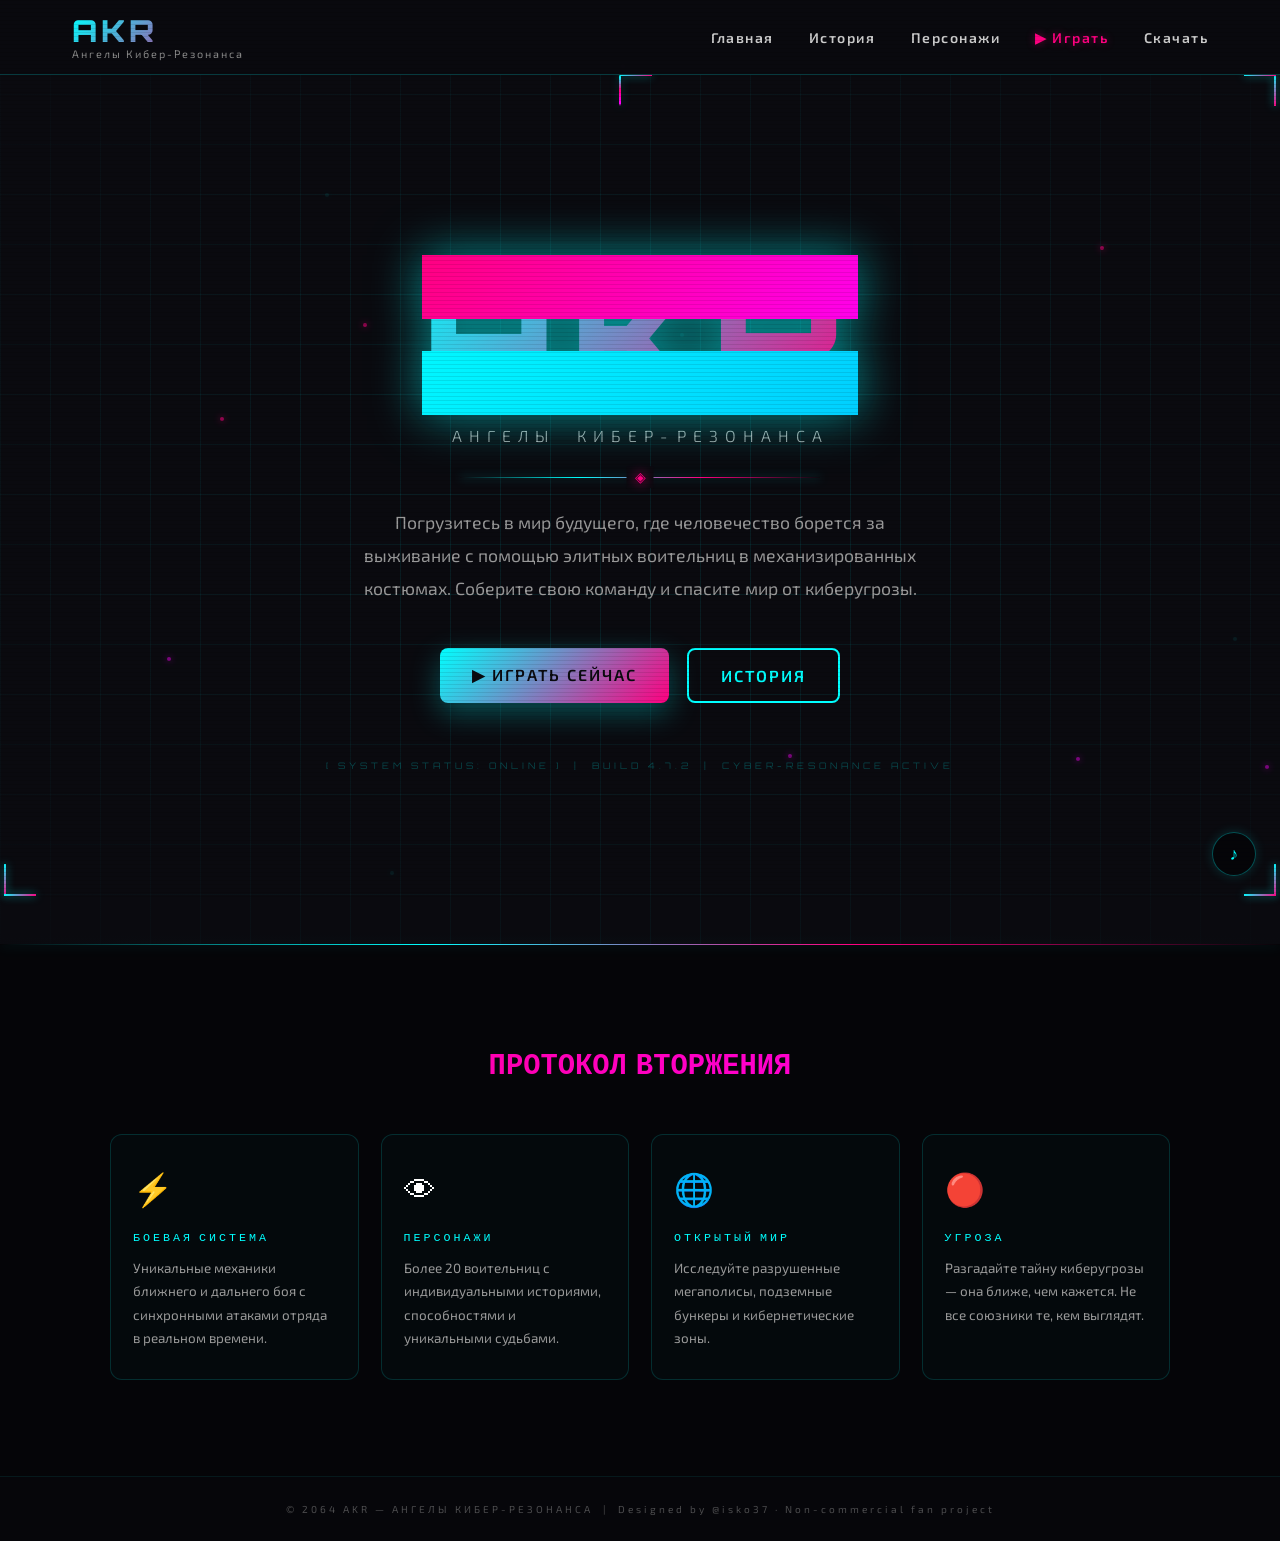
<file: index.html>
<!DOCTYPE html>
<html lang="ru">
<head>
<meta charset="UTF-8">
<meta name="viewport" content="width=device-width, initial-scale=1.0">
<title>AKR — Ангелы Кибер-Резонанса</title>
<link href="https://fonts.googleapis.com/css2?family=Orbitron:wght@400;700;900&family=Exo+2:wght@300;400;600;700&family=Share+Tech+Mono&display=swap" rel="stylesheet">
<style>
*{margin:0;padding:0;box-sizing:border-box;}
html{scroll-behavior:smooth;}
body{font-family:'Exo 2',sans-serif;background:#0a0a0f;color:#fff;overflow-x:hidden;line-height:1.6;}
:root{
  --c:#00ffff;--p:#ff0080;--a:#ff00ff;
  --bg:#0a0a0f;--bg2:#050508;
  --gp:linear-gradient(135deg,#00ffff,#ff0080);
  --gs:linear-gradient(135deg,#ff0080,#ff00ff);
}

body::before{content:'';position:fixed;inset:0;background:repeating-linear-gradient(0deg,transparent,transparent 3px,rgba(0,0,0,.09) 3px,rgba(0,0,0,.09) 4px);pointer-events:none;z-index:9100;}

#rF{position:fixed;inset:0;background:#ff0033;opacity:0;pointer-events:none;z-index:9998;transition:opacity .05s;}
#cF{position:fixed;inset:0;opacity:0;pointer-events:none;z-index:9997;transition:opacity .05s;}
#frz{position:fixed;inset:0;pointer-events:none;z-index:9996;opacity:0;}
#frz.on{opacity:1;animation:frzA .07s steps(1) infinite;}
@keyframes frzA{0%{clip-path:inset(0 0 0 0);filter:brightness(.88) contrast(1.1);}25%{clip-path:inset(20% 0 55% 0);filter:brightness(1.05);}50%{clip-path:inset(0 0 0 0);filter:brightness(.9);}75%{clip-path:inset(50% 0 15% 0);filter:brightness(1.02);}100%{clip-path:inset(0 0 0 0);filter:brightness(.88);}}
.gb{position:fixed;left:0;width:100%;height:4px;background:linear-gradient(90deg,transparent,rgba(0,255,255,.22),rgba(255,0,128,.16),transparent);pointer-events:none;opacity:0;z-index:8990;}
.co{position:fixed;width:44px;height:44px;pointer-events:none;z-index:300;}
.co::before,.co::after{content:'';position:absolute;background:var(--gp);box-shadow:0 0 8px rgba(0,255,255,.6);}
.co.tl{top:74px;left:4px;}.co.tl::before{top:0;left:0;width:2px;height:32px;}.co.tl::after{top:0;left:0;height:2px;width:32px;}
.co.tr{top:74px;right:4px;}.co.tr::before{top:0;right:0;width:2px;height:32px;}.co.tr::after{top:0;right:0;height:2px;width:32px;}
.co.bl{bottom:4px;left:4px;}.co.bl::before{bottom:0;left:0;width:2px;height:32px;}.co.bl::after{bottom:0;left:0;height:2px;width:32px;}
.co.br{bottom:4px;right:4px;}.co.br::before{bottom:0;right:0;width:2px;height:32px;}.co.br::after{bottom:0;right:0;height:2px;width:32px;}

.navbar{position:fixed;top:0;width:100%;background:rgba(10,10,15,.97);backdrop-filter:blur(14px);z-index:1000;border-bottom:1px solid rgba(0,255,255,.2);transform:translateY(-110%);animation:navIn .8s cubic-bezier(.22,1,.36,1) .1s forwards;}
@keyframes navIn{to{transform:translateY(0);}}
.nav-wrap{display:flex;justify-content:space-between;align-items:center;padding:.9rem 2rem;max-width:1200px;margin:0 auto;}
.nav-logo{text-decoration:none;display:flex;flex-direction:column;line-height:1.1;cursor:pointer;}
.logo-akr{font-family:'Orbitron',monospace;font-size:1.9rem;font-weight:900;background:var(--gp);-webkit-background-clip:text;-webkit-text-fill-color:transparent;background-clip:text;letter-spacing:4px;animation:logoPulse 3s ease-in-out infinite;}
@keyframes logoPulse{0%,100%{filter:drop-shadow(0 0 5px rgba(0,255,255,.5));}50%{filter:drop-shadow(0 0 16px rgba(0,255,255,.9)) drop-shadow(0 0 28px rgba(255,0,128,.4));}}
.logo-sub{font-size:.68rem;color:#888;letter-spacing:2px;font-family:'Exo 2',sans-serif;}
.nav-menu{display:flex;list-style:none;gap:2.2rem;align-items:center;}
.nav-menu li{opacity:0;transform:translateY(-14px);animation:liDrop .5s cubic-bezier(.22,1,.36,1) forwards;}
.nav-menu li:nth-child(1){animation-delay:.5s;}.nav-menu li:nth-child(2){animation-delay:.6s;}.nav-menu li:nth-child(3){animation-delay:.7s;}.nav-menu li:nth-child(4){animation-delay:.8s;}.nav-menu li:nth-child(5){animation-delay:.9s;}
@keyframes liDrop{to{opacity:1;transform:translateY(0);}}
.nav-link{font-family:'Exo 2',sans-serif;font-size:.88rem;font-weight:600;letter-spacing:1.5px;color:#ccc;text-decoration:none;position:relative;padding:4px 0;transition:color .25s;cursor:pointer;background:none;border:none;}
.nav-link::after{content:'';position:absolute;bottom:0;left:50%;right:50%;height:2px;background:var(--gp);box-shadow:0 0 8px rgba(0,255,255,.5);transition:left .28s ease,right .28s ease;border-radius:1px;}
.nav-link:hover,.nav-link.active{color:var(--c);text-shadow:0 0 10px rgba(0,255,255,.5);}
.nav-link:hover::after,.nav-link.active::after{left:0;right:0;}
.hbg{display:none;flex-direction:column;justify-content:center;gap:5px;cursor:pointer;background:none;border:none;padding:5px;width:36px;height:36px;}
.hbg span{display:block;height:2px;border-radius:2px;background:linear-gradient(90deg,var(--c),var(--p));box-shadow:0 0 5px rgba(0,255,255,.4);transition:transform .3s ease,opacity .3s ease,width .3s ease;}
.hbg span:nth-child(1){width:26px;}.hbg span:nth-child(2){width:20px;}.hbg span:nth-child(3){width:26px;}
.hbg.open span:nth-child(1){transform:translateY(7px) rotate(45deg);width:26px;}
.hbg.open span:nth-child(2){opacity:0;width:0;}
.hbg.open span:nth-child(3){transform:translateY(-7px) rotate(-45deg);width:26px;}
@media(max-width:768px){
  .hbg{display:flex;}
  .nav-menu{display:none;flex-direction:column;gap:0;position:absolute;top:100%;left:0;width:100%;background:rgba(5,5,8,.98);border-bottom:1px solid rgba(0,255,255,.12);}
  .nav-menu.open{display:flex;animation:mobIn .32s cubic-bezier(.22,1,.36,1);}
  @keyframes mobIn{from{opacity:0;transform:translateY(-8px);}to{opacity:1;transform:translateY(0);}}
  .nav-menu li{opacity:1!important;transform:none!important;animation:none!important;}
  .nav-menu li a,.nav-menu li button{display:block;padding:.85rem 2rem;border-bottom:1px solid rgba(0,255,255,.07);color:#ccc;width:100%;text-align:left;}
  .nav-menu li a:hover,.nav-menu li button:hover{color:var(--c);background:rgba(0,255,255,.04);}
}

.music-btn{position:fixed;bottom:24px;right:24px;z-index:9600;width:44px;height:44px;border-radius:50%;background:rgba(5,5,8,.9);border:1px solid rgba(0,255,255,.3);color:var(--c);font-size:1.1rem;cursor:pointer;display:flex;align-items:center;justify-content:center;transition:border-color .2s,box-shadow .2s;box-shadow:0 0 12px rgba(0,255,255,.15);}
.music-btn:hover{border-color:var(--c);box-shadow:0 0 20px rgba(0,255,255,.35);}
.music-btn.playing{border-color:var(--p);animation:musicPl 1.5s ease-in-out infinite;}
@keyframes musicPl{0%,100%{box-shadow:0 0 16px rgba(255,0,128,.4);}50%{box-shadow:0 0 28px rgba(255,0,128,.7);}}

.msg{position:fixed;width:auto;max-width:220px;min-width:120px;background:rgba(4,4,10,.95);border-radius:12px;padding:10px 14px 8px;font-family:'Exo 2',sans-serif;pointer-events:none;z-index:9500;opacity:0;transform:scale(.8) translateY(12px);transition:opacity .3s cubic-bezier(.22,1,.36,1),transform .3s cubic-bezier(.22,1,.36,1);}
.msg.show{opacity:1;transform:scale(1) translateY(0);}
.msg.tr{border:1px solid rgba(255,0,50,.5);box-shadow:0 0 20px rgba(255,0,50,.15);}
.msg.to{border:1px solid rgba(255,100,0,.5);box-shadow:0 0 20px rgba(255,100,0,.15);}
.msg.tp{border:1px solid rgba(150,0,255,.5);box-shadow:0 0 20px rgba(150,0,255,.15);}
.mh{display:flex;align-items:center;gap:6px;margin-bottom:4px;}
.mdot{width:6px;height:6px;border-radius:50%;flex-shrink:0;}
.mlbl{font-family:'Orbitron',monospace;font-size:.48rem;letter-spacing:2px;color:rgba(180,180,180,.38);}
.mbody{color:#fff;font-weight:700;font-size:.88rem;letter-spacing:.3px;white-space:nowrap;}
.mts{display:block;text-align:right;font-size:.52rem;letter-spacing:1px;color:rgba(180,180,180,.25);margin-top:4px;}
.pbl{bottom:72px;left:18px;}.pbr{bottom:72px;right:18px;}.ptl{top:80px;left:18px;}.ptr{top:80px;right:18px;}
.pbl::after,.pbr::after,.ptl::before,.ptr::before{content:'';position:absolute;border-style:solid;}
.pbl::after{bottom:-7px;left:14px;border-width:7px 6px 0 0;border-color:rgba(4,4,10,.95) transparent transparent transparent;}
.pbr::after{bottom:-7px;right:14px;border-width:7px 0 0 6px;border-color:rgba(4,4,10,.95) transparent transparent transparent;}
.ptl::before{top:-7px;left:14px;border-width:0 6px 7px 0;border-color:transparent rgba(4,4,10,.95) transparent transparent;transform:scaleX(-1);}
.ptr::before{top:-7px;right:14px;border-width:0 0 7px 6px;border-color:transparent transparent rgba(4,4,10,.95) transparent;}

#transOverlay{
  position:fixed;inset:0;z-index:9999;pointer-events:none;
  display:flex;align-items:center;justify-content:center;
  opacity:0;
}
#transOverlay.entering{pointer-events:all;animation:portalIn .5s cubic-bezier(.4,0,.2,1) forwards;}
#transOverlay.leaving{pointer-events:all;animation:portalOut .45s cubic-bezier(.4,0,.2,1) forwards;}

@keyframes portalIn{
  0%  {opacity:0;background:radial-gradient(circle at center,rgba(0,255,255,0) 0%,rgba(0,0,0,0) 100%);}
  30% {opacity:1;background:radial-gradient(circle at center,rgba(0,255,255,.35) 0%,rgba(0,0,0,.85) 60%,rgba(0,0,0,.95) 100%);}
  60% {opacity:1;background:radial-gradient(circle at center,rgba(255,0,128,.2) 0%,rgba(0,0,0,.98) 50%,rgba(0,0,0,1) 100%);}
  100%{opacity:1;background:rgba(0,0,0,1);}
}
@keyframes portalOut{
  0%  {opacity:1;background:rgba(0,0,0,1);}
  50% {opacity:1;background:radial-gradient(circle at center,rgba(0,255,255,.3) 0%,rgba(0,0,0,.9) 60%);}
  100%{opacity:0;background:radial-gradient(circle at center,rgba(0,255,255,0) 0%,rgba(0,0,0,0) 100%);}
}

#transRing{
  position:absolute;
  width:0;height:0;
  border-radius:50%;
  border:2px solid transparent;
  pointer-events:none;
}
#transOverlay.entering #transRing{
  animation:ringExpand .5s cubic-bezier(.4,0,.2,1) forwards;
}
@keyframes ringExpand{
  0%  {width:0;height:0;border-color:rgba(0,255,255,.9);box-shadow:0 0 0 rgba(0,255,255,0),inset 0 0 0 rgba(0,255,255,0);opacity:1;}
  50% {width:220px;height:220px;border-color:rgba(0,255,255,.7);box-shadow:0 0 60px rgba(0,255,255,.4),inset 0 0 40px rgba(0,255,255,.15);opacity:.8;}
  100%{width:2000px;height:2000px;border-color:rgba(0,255,255,0);box-shadow:none;opacity:0;}
}

#transOverlay.leaving #transRing{
  animation:ringShrink .45s cubic-bezier(.4,0,.2,1) forwards;
}
@keyframes ringShrink{
  0%  {width:2000px;height:2000px;border-color:rgba(0,255,255,0);opacity:0;}
  50% {width:300px;height:300px;border-color:rgba(255,0,128,.6);box-shadow:0 0 50px rgba(255,0,128,.3);opacity:.9;}
  100%{width:0;height:0;border-color:rgba(255,0,128,.9);opacity:1;}
}

.page{display:none;}
.page.active{display:block;}
.page.fade-in{animation:pageFadeIn .35s ease forwards;}
@keyframes pageFadeIn{from{opacity:0;transform:scale(.98);}to{opacity:1;transform:scale(1);}}

/* ═══ INDEX PAGE ═══ */
.hero{min-height:100vh;display:flex;align-items:center;justify-content:center;flex-direction:column;text-align:center;position:relative;overflow:hidden;padding:120px 20px 80px;background:var(--bg);}
.cyber-grid{position:absolute;inset:0;background-image:linear-gradient(rgba(0,255,255,.08) 1px,transparent 1px),linear-gradient(90deg,rgba(0,255,255,.08) 1px,transparent 1px);background-size:50px 50px;animation:gridMove 20s linear infinite;}
@keyframes gridMove{0%{transform:translate(0,0);}100%{transform:translate(50px,50px);}}
.hero-vig{position:absolute;inset:0;background:radial-gradient(ellipse at center,transparent 25%,rgba(10,10,15,.55) 70%,rgba(10,10,15,.97) 100%);pointer-events:none;z-index:1;}
.hero-ptcl{position:absolute;inset:0;pointer-events:none;z-index:1;}
.p-dot{position:absolute;width:4px;height:4px;border-radius:50%;animation:pFloat linear infinite;}
@keyframes pFloat{0%,100%{transform:translateY(0) scale(1);opacity:.7;}50%{transform:translateY(-24px) scale(1.4);opacity:1;}}
.hero-inner{position:relative;z-index:2;display:flex;flex-direction:column;align-items:center;}
.gt-wrap{position:relative;margin-bottom:8px;}
.gt{font-family:'Orbitron',monospace;font-size:clamp(5rem,13vw,10rem);font-weight:900;background:var(--gp);-webkit-background-clip:text;-webkit-text-fill-color:transparent;background-clip:text;letter-spacing:14px;line-height:1;display:block;position:relative;filter:drop-shadow(0 0 25px rgba(0,255,255,.55));animation:gPulse 4s ease-in-out infinite,gJitter 7s 2s infinite;}
.gt::before,.gt::after{content:'AKR';position:absolute;top:0;left:0;width:100%;font-family:'Orbitron',monospace;font-size:inherit;font-weight:900;letter-spacing:14px;-webkit-text-fill-color:transparent;background-clip:text;-webkit-background-clip:text;}
.gt::before{background:var(--gs);clip-path:polygon(0 0,100% 0,100% 40%,0 40%);animation:gLayA 7s 2s infinite;}
.gt::after{background:linear-gradient(135deg,#00ffff,#00cfff);clip-path:polygon(0 60%,100% 60%,100% 100%,0 100%);animation:gLayB 7s 2.1s infinite;}
@keyframes gPulse{0%,100%{filter:drop-shadow(0 0 25px rgba(0,255,255,.55));}50%{filter:drop-shadow(0 0 45px rgba(0,255,255,.9)) drop-shadow(0 0 70px rgba(255,0,128,.35));}}
@keyframes gJitter{0%,87%,100%{transform:none;}88%{transform:skewX(-4deg) translateX(5px);}89%{transform:skewX(3deg) translateX(-4px);}90%{transform:none;}92%{transform:skewX(-2deg) translateX(3px);}93%{transform:none;}}
@keyframes gLayA{0%,86%,100%{opacity:0;transform:none;}87%{opacity:.85;transform:translateX(-8px) skewX(-3deg);}88%{opacity:.5;transform:translateX(5px);}89%{opacity:0;}91%{opacity:.35;transform:translateX(-4px);}92%{opacity:0;}}
@keyframes gLayB{0%,85%,100%{opacity:0;transform:none;}86%{opacity:.8;transform:translateX(7px) skewX(2deg);}87%{opacity:.45;transform:translateX(-5px);}88%{opacity:0;}90%{opacity:.3;transform:translateX(4px);}91%{opacity:0;}}
.hero-sub{font-family:'Exo 2',sans-serif;font-size:clamp(.7rem,2vw,1rem);font-weight:300;letter-spacing:7px;color:#aaa;text-transform:uppercase;margin-bottom:28px;animation:subGl 8s 3s infinite;}
@keyframes subGl{0%,93%,100%{opacity:.75;transform:none;}94%{opacity:.3;transform:translateX(-5px);filter:blur(1px);}95%{opacity:.9;transform:translateX(4px);}96%{opacity:.6;}97%{opacity:.75;filter:none;}}
.ndiv{width:min(360px,80vw);height:1px;background:linear-gradient(90deg,transparent,var(--c),var(--p),transparent);margin:0 auto 28px;box-shadow:0 0 10px rgba(0,255,255,.5);position:relative;}
.ndiv::before{content:'◈';position:absolute;left:50%;top:50%;transform:translate(-50%,-50%);color:var(--p);font-size:.85rem;text-shadow:0 0 12px var(--p);background:#0a0a0f;padding:0 8px;}
.hero-desc{font-size:clamp(.9rem,1.5vw,1.1rem);line-height:1.9;color:#999;max-width:560px;margin:0 auto 42px;}
.hero-btns{display:flex;gap:18px;flex-wrap:wrap;justify-content:center;margin-bottom:56px;}
.btn{font-family:'Exo 2',sans-serif;padding:1rem 2rem;border:none;border-radius:8px;font-size:1rem;font-weight:600;cursor:pointer;transition:all .3s;text-transform:uppercase;letter-spacing:2px;text-decoration:none;display:inline-block;}
.btn-p{background:var(--gp);color:#0a0a0f;box-shadow:0 10px 30px rgba(0,255,255,.3);}
.btn-p:hover{transform:translateY(-3px);box-shadow:0 16px 40px rgba(0,255,255,.5);}
.btn-s{background:transparent;color:var(--c);border:2px solid var(--c);}
.btn-s:hover{background:var(--c);color:#0a0a0f;}
.hero-status{font-family:'Orbitron',monospace;font-size:.56rem;letter-spacing:4px;color:rgba(0,255,255,.25);animation:stBl 3.5s ease-in-out infinite;}
@keyframes stBl{0%,100%{opacity:1;}49%{opacity:1;}50%{opacity:.04;}51%{opacity:1;}}
.feats{padding:6rem 0;background:var(--bg2);position:relative;}
.feats::before{content:'';position:absolute;top:0;left:0;right:0;height:1px;background:linear-gradient(90deg,transparent,var(--c),var(--p),transparent);box-shadow:0 0 12px rgba(0,255,255,.35);}
.sec-title{font-family:'Orbitron',monospace;font-size:clamp(1.2rem,3vw,1.8rem);text-align:center;margin-bottom:48px;background:var(--gs);-webkit-background-clip:text;-webkit-text-fill-color:transparent;background-clip:text;}
.fgrid{display:grid;grid-template-columns:repeat(auto-fit,minmax(230px,1fr));gap:22px;max-width:1100px;margin:0 auto;padding:0 20px;}
.fcard{border:1px solid rgba(0,255,255,.15);background:rgba(0,255,255,.02);padding:28px 22px;border-radius:12px;position:relative;overflow:hidden;transition:border-color .3s,box-shadow .3s,transform .3s;}
.fcard::before{content:'';position:absolute;top:0;left:0;right:0;height:2px;background:var(--gp);transform:scaleX(0);transition:transform .35s;}
.fcard:hover{border-color:rgba(0,255,255,.38);box-shadow:0 10px 30px rgba(0,255,255,.13);transform:translateY(-4px);}
.fcard:hover::before{transform:scaleX(1);}
.ficon{font-size:2rem;margin-bottom:14px;display:block;}
.fttl{font-family:'Orbitron',monospace;font-size:.73rem;letter-spacing:3px;text-transform:uppercase;color:var(--c);margin-bottom:10px;}
.ftxt{font-size:.84rem;line-height:1.75;color:#999;}

/* ═══ HISTORY PAGE ═══ */
.phero{min-height:42vh;display:flex;align-items:center;justify-content:center;flex-direction:column;text-align:center;position:relative;overflow:hidden;padding:130px 20px 56px;}
.cygrid{position:absolute;inset:0;background-image:linear-gradient(rgba(0,255,255,.07) 1px,transparent 1px),linear-gradient(90deg,rgba(0,255,255,.07) 1px,transparent 1px);background-size:50px 50px;animation:gridMove 20s linear infinite;}
.pvig{position:absolute;inset:0;background:radial-gradient(ellipse at center,transparent 20%,rgba(10,10,15,.6) 70%,rgba(10,10,15,.98) 100%);z-index:1;}
.phin{position:relative;z-index:2;display:flex;flex-direction:column;align-items:center;}
.plbl{font-family:'Orbitron',monospace;font-size:.65rem;letter-spacing:6px;color:var(--p);text-transform:uppercase;margin-bottom:14px;text-shadow:0 0 12px var(--p);animation:lbPl 3s ease-in-out infinite;}
@keyframes lbPl{0%,100%{opacity:1;}49%{opacity:1;}50%{opacity:.1;}51%{opacity:1;}}
.ptitl{font-family:'Orbitron',monospace;font-size:clamp(2.5rem,7vw,5rem);font-weight:900;background:var(--gp);-webkit-background-clip:text;-webkit-text-fill-color:transparent;background-clip:text;letter-spacing:8px;line-height:1.1;filter:drop-shadow(0 0 18px rgba(0,255,255,.45));animation:phGl 8s 1s infinite;}
@keyframes phGl{0%,90%,100%{transform:none;}91%{transform:skewX(-3deg) translateX(4px);}92%{transform:skewX(2deg) translateX(-3px);}93%{transform:none;}}
.psub{font-size:clamp(.75rem,1.5vw,.9rem);letter-spacing:4px;color:#999;margin-top:12px;text-transform:uppercase;}
.ndiv2{width:min(360px,80vw);height:1px;background:linear-gradient(90deg,transparent,var(--c),var(--p),transparent);margin:24px auto 0;box-shadow:0 0 10px rgba(0,255,255,.5);position:relative;}
.ndiv2::before{content:'◈';position:absolute;left:50%;top:50%;transform:translate(-50%,-50%);color:var(--p);font-size:.85rem;text-shadow:0 0 12px var(--p);background:#0a0a0f;padding:0 8px;}
.hsec{padding:5rem 0 7rem;background:#0a0a0f;position:relative;}
.hsec::before{content:'';position:absolute;top:0;left:0;right:0;height:1px;background:linear-gradient(90deg,transparent,var(--c),var(--p),transparent);box-shadow:0 0 12px rgba(0,255,255,.25);}
.tl{position:relative;max-width:960px;margin:0 auto;padding:0 24px;}
.tl::before{content:'';position:absolute;left:50%;top:0;bottom:0;width:2px;background:linear-gradient(180deg,transparent,#00ffff 8%,#ff0080 50%,#ff00ff 92%,transparent);transform:translateX(-50%);box-shadow:0 0 10px rgba(0,255,255,.25);}
.tli{display:grid;grid-template-columns:1fr 80px 1fr;align-items:start;margin-bottom:5rem;opacity:0;transform:translateY(28px);transition:opacity .55s ease,transform .55s ease;}
.tli.vis{opacity:1;transform:translateY(0);}
.tli:nth-child(odd) .tlc{grid-column:1;text-align:right;padding-right:32px;}
.tli:nth-child(odd) .tly{grid-column:2;}.tli:nth-child(odd) .tle{grid-column:3;}
.tli:nth-child(even) .tle{grid-column:1;}.tli:nth-child(even) .tly{grid-column:2;}
.tli:nth-child(even) .tlc{grid-column:3;text-align:left;padding-left:32px;}
.tly{display:flex;flex-direction:column;align-items:center;position:relative;z-index:2;padding-top:4px;}
.tldot{width:18px;height:18px;border-radius:50%;background:#0a0a0f;border:2px solid var(--c);box-shadow:0 0 14px rgba(0,255,255,.65),0 0 28px rgba(0,255,255,.25);margin-bottom:6px;flex-shrink:0;animation:dotPl 2.5s ease-in-out infinite;}
.tldot.red{border-color:var(--p);box-shadow:0 0 14px rgba(255,0,128,.75),0 0 28px rgba(255,0,128,.25);}
@keyframes dotPl{0%,100%{box-shadow:0 0 14px rgba(0,255,255,.65),0 0 28px rgba(0,255,255,.25);}50%{box-shadow:0 0 20px rgba(255,0,128,.75),0 0 40px rgba(255,0,128,.25);border-color:var(--p);}}
.tlyr{font-family:'Orbitron',monospace;font-size:.88rem;font-weight:700;background:var(--gs);-webkit-background-clip:text;-webkit-text-fill-color:transparent;background-clip:text;letter-spacing:2px;}
.tlcard{background:rgba(0,255,255,.025);border:1px solid rgba(0,255,255,.13);border-radius:14px;padding:24px 26px;position:relative;overflow:hidden;transition:border-color .3s,box-shadow .3s;}
.tlcard.red{border-color:rgba(255,0,128,.22);}
.tlcard::before{content:'';position:absolute;top:0;left:0;right:0;height:2px;background:var(--gp);transform:scaleX(0);transition:transform .35s;}
.tlcard:hover{border-color:rgba(0,255,255,.35);box-shadow:0 8px 28px rgba(0,255,255,.1);}
.tlcard:hover::before{transform:scaleX(1);}
.tli:nth-child(odd) .tlcard{border-right:2px solid rgba(0,255,255,.18);}
.tli:nth-child(even) .tlcard{border-left:2px solid rgba(0,255,255,.18);}
.tltag{font-family:'Orbitron',monospace;font-size:.53rem;letter-spacing:4px;color:var(--p);text-transform:uppercase;margin-bottom:10px;display:inline-block;}
.tltag.acc{color:var(--a);}
.tlttl{font-family:'Orbitron',monospace;font-size:clamp(.88rem,2vw,1.1rem);font-weight:700;color:var(--c);margin-bottom:12px;letter-spacing:1px;}
.tlttl.red{color:var(--p);}
.tltxt{font-size:.86rem;line-height:1.85;color:#999;}
.tltxt.long{max-height:110px;overflow:hidden;mask-image:linear-gradient(180deg,#000 55%,transparent 100%);-webkit-mask-image:linear-gradient(180deg,#000 55%,transparent 100%);transition:max-height .5s,mask-image .5s,-webkit-mask-image .5s;}
.tltxt.long.exp{max-height:1000px;mask-image:none;-webkit-mask-image:none;}
.rmb{margin-top:12px;font-family:'Orbitron',monospace;font-size:.58rem;letter-spacing:3px;color:var(--c);background:transparent;border:1px solid rgba(0,255,255,.25);padding:5px 12px;border-radius:6px;cursor:pointer;transition:background .2s;text-transform:uppercase;}
.rmb:hover{background:rgba(0,255,255,.08);}
.tlfinal{text-align:center;padding:46px 20px;border:1px solid rgba(0,255,255,.18);border-radius:14px;background:rgba(0,255,255,.02);max-width:580px;margin:0 auto;opacity:0;transform:translateY(28px);transition:opacity .6s ease,transform .6s ease;}
.tlfinal.vis{opacity:1;transform:translateY(0);}
.tflbl{font-family:'Orbitron',monospace;font-size:.58rem;letter-spacing:5px;color:var(--p);margin-bottom:12px;display:block;}
.tfttl{font-family:'Orbitron',monospace;font-size:clamp(1.1rem,3vw,1.7rem);font-weight:900;margin-bottom:16px;background:var(--gp);-webkit-background-clip:text;-webkit-text-fill-color:transparent;background-clip:text;letter-spacing:3px;}
.tftxt{font-size:.92rem;line-height:1.8;color:#999;max-width:460px;margin:0 auto 26px;}
@media(max-width:700px){
  .tl::before{left:20px;}
  .tli{grid-template-columns:40px 1fr;}
  .tli:nth-child(odd) .tlc,.tli:nth-child(even) .tlc{grid-column:2;grid-row:1;text-align:left;padding-left:18px;padding-right:0;}
  .tli:nth-child(odd) .tly,.tli:nth-child(even) .tly{grid-column:1;grid-row:1;}
  .tli .tle{display:none;}
  .tli:nth-child(odd) .tlcard,.tli:nth-child(even) .tlcard{border-left:2px solid rgba(0,255,255,.18);border-right:none;}
}

/* ═══ CHARACTERS PAGE ═══ */
.csec{padding:5rem 0 7rem;background:#0a0a0f;position:relative;}
.csec::before{content:'';position:absolute;top:0;left:0;right:0;height:1px;background:linear-gradient(90deg,transparent,var(--c),var(--p),transparent);box-shadow:0 0 12px rgba(0,255,255,.25);}
.cgrid{display:grid;grid-template-columns:repeat(auto-fill,minmax(300px,1fr));gap:26px;max-width:1100px;margin:0 auto;padding:0 22px;}
.ccard{position:relative;background:rgba(0,0,0,.45);border:1px solid rgba(0,255,255,.13);border-radius:16px;overflow:hidden;cursor:pointer;opacity:0;transform:translateY(26px);transition:opacity .5s ease,transform .5s ease,border-color .3s,box-shadow .3s;}
.ccard.vis{opacity:1;transform:translateY(0);}
.ccard:hover{border-color:rgba(0,255,255,.42);box-shadow:0 0 36px rgba(0,255,255,.1),0 14px 36px rgba(0,0,0,.35);}
.ccard::before{content:'';position:absolute;top:0;left:0;right:0;height:2px;transform:scaleX(0);transition:transform .38s ease;z-index:2;}
.ccard:hover::before{transform:scaleX(1);}
.ccard::after{content:'';position:absolute;left:0;right:0;height:2px;background:linear-gradient(90deg,transparent,rgba(0,255,255,.3),transparent);opacity:0;z-index:10;pointer-events:none;}
.ccard:hover::after{animation:scanL 1.5s ease-in-out infinite;}
@keyframes scanL{0%{top:-4%;opacity:.8;}100%{top:104%;opacity:0;}}

.dossier-tl{display:flex;flex-direction:column;gap:16px;margin-top:6px;}
.dossier-item{display:flex;gap:14px;align-items:flex-start;position:relative;padding-left:20px;}
.dossier-item::before{content:'';position:absolute;left:6px;top:6px;width:8px;height:8px;border-radius:50%;flex-shrink:0;background:var(--c);box-shadow:0 0 8px rgba(0,255,255,.6);}
.dossier-item:not(:last-child)::after{content:'';position:absolute;left:9px;top:18px;width:2px;bottom:-10px;background:linear-gradient(180deg,rgba(0,255,255,.3),transparent);}
.dossier-year{font-family:'Orbitron',monospace;font-size:.65rem;letter-spacing:2px;color:var(--p);flex-shrink:0;padding-top:1px;min-width:38px;}
.dossier-body{}
.dossier-title{font-family:'Orbitron',monospace;font-size:.72rem;color:var(--c);margin-bottom:4px;letter-spacing:1px;}
.dossier-text{font-size:.82rem;line-height:1.7;color:#999;}

.tl-soon{opacity:0;transform:translateY(28px);transition:opacity .55s ease,transform .55s ease;}
.tl-soon.vis{opacity:1;transform:translateY(0);}
.tlcard-soon{background:rgba(255,0,128,.025);border:1px dashed rgba(255,0,128,.2);border-radius:14px;padding:24px 26px;position:relative;display:flex;align-items:center;justify-content:center;gap:14px;min-height:80px;}
.soon-label{font-family:'Orbitron',monospace;font-size:.7rem;letter-spacing:5px;color:rgba(255,0,128,.4);text-transform:uppercase;animation:soonBl 2.5s ease-in-out infinite;}
@keyframes soonBl{0%,100%{opacity:.4;}50%{opacity:.8;}}
.cav{height:200px;position:relative;overflow:hidden;display:flex;align-items:center;justify-content:center;background:rgba(0,0,0,.65);}
.cinitial{font-family:'Orbitron',monospace;font-size:5.5rem;font-weight:900;opacity:.16;position:relative;z-index:1;transition:opacity .3s,transform .3s;user-select:none;}
.ccard:hover .cinitial{opacity:.28;transform:scale(1.07);}
.crole{position:absolute;top:12px;right:12px;z-index:3;font-family:'Orbitron',monospace;font-size:.5rem;letter-spacing:3px;padding:4px 10px;border-radius:20px;background:rgba(0,0,0,.75);text-transform:uppercase;}
.cbody{padding:20px 22px 22px;}
.cname{font-family:'Orbitron',monospace;font-size:clamp(.88rem,2vw,1.05rem);font-weight:900;letter-spacing:2px;margin-bottom:3px;color:#fff;}
.ctitle{font-size:.7rem;letter-spacing:3px;color:#888;text-transform:uppercase;margin-bottom:14px;font-family:'Orbitron',monospace;}
.cability{font-size:.72rem;letter-spacing:1px;color:rgba(0,255,255,.5);margin-bottom:14px;font-family:'Orbitron',monospace;text-transform:uppercase;}
.cstats{display:flex;flex-direction:column;gap:7px;margin-bottom:16px;}
.srow{display:flex;align-items:center;gap:9px;}
.slbl{font-family:'Orbitron',monospace;font-size:.52rem;letter-spacing:2px;color:#777;width:75px;flex-shrink:0;text-transform:uppercase;}
.sbar{flex:1;height:3px;background:rgba(255,255,255,.06);border-radius:2px;overflow:hidden;}
.sfill{height:100%;border-radius:2px;width:0;transition:width 1s cubic-bezier(.22,1,.36,1);}
.sval{font-family:'Orbitron',monospace;font-size:.58rem;color:var(--c);width:26px;text-align:right;flex-shrink:0;}
.cdesc{font-size:.82rem;line-height:1.7;color:#888;margin-bottom:16px;}
.ccard-soon{cursor:default;border-color:rgba(255,255,255,.07)!important;background:rgba(255,255,255,.02)!important;}
.ccard-soon:hover{border-color:rgba(255,255,255,.12)!important;box-shadow:none!important;transform:none!important;}
.ccard-soon::before{display:none!important;}
.ccard-soon::after{display:none!important;}
.cav-soon{height:200px;display:flex;align-items:center;justify-content:center;background:rgba(0,0,0,.4);}
.soon-lock{font-family:'Orbitron',monospace;font-size:5rem;font-weight:900;color:rgba(255,255,255,.06);user-select:none;animation:lockPl 3s ease-in-out infinite;}
@keyframes lockPl{0%,100%{color:rgba(255,255,255,.05);}50%{color:rgba(255,255,255,.12);}}
.cname-soon{font-family:'Orbitron',monospace;font-size:1.1rem;font-weight:900;letter-spacing:6px;color:rgba(255,255,255,.15);margin-bottom:4px;}
.soon-badge{font-family:'Orbitron',monospace;font-size:.6rem;letter-spacing:6px;color:rgba(255,0,128,.35);text-transform:uppercase;margin-top:16px;animation:soonBl2 2s ease-in-out infinite;}
@keyframes soonBl2{0%,100%{opacity:.35;}50%{opacity:.7;}}
.cbtn-hint{margin-top:14px;text-align:center;font-family:'Orbitron',monospace;font-size:.55rem;letter-spacing:3px;color:rgba(0,255,255,.35);text-transform:uppercase;transition:color .25s;}
.ccard:hover .cbtn-hint{color:rgba(0,255,255,.7);}
.moverlay{position:fixed;inset:0;background:rgba(0,0,0,.92);backdrop-filter:blur(14px);z-index:5000;opacity:0;pointer-events:none;transition:opacity .28s;display:flex;align-items:center;justify-content:center;padding:18px;}
.moverlay.open{opacity:1;pointer-events:all;}
.modal{background:#050508;border:1px solid rgba(0,255,255,.28);border-radius:18px;max-width:620px;width:100%;max-height:90vh;overflow-y:auto;position:relative;transform:scale(.88) translateY(18px);transition:transform .32s cubic-bezier(.22,1,.36,1);box-shadow:0 0 60px rgba(0,255,255,.12);}
.moverlay.open .modal{transform:scale(1) translateY(0);}
.mtop{position:sticky;top:0;z-index:2;display:flex;justify-content:space-between;align-items:center;padding:16px 22px;background:rgba(5,5,8,.97);border-bottom:1px solid rgba(0,255,255,.13);backdrop-filter:blur(10px);}
.mttl{font-family:'Orbitron',monospace;font-size:clamp(.95rem,3vw,1.3rem);font-weight:900;letter-spacing:3px;}
.mclose{background:transparent;border:1px solid rgba(255,255,255,.12);color:#888;width:34px;height:34px;border-radius:50%;font-size:1rem;cursor:pointer;transition:all .2s;display:flex;align-items:center;justify-content:center;}
.mclose:hover{border-color:var(--p);color:var(--p);transform:rotate(90deg);}
.mbodym{padding:24px 22px;}
.mav{height:140px;border-radius:10px;overflow:hidden;display:flex;align-items:center;justify-content:center;margin-bottom:22px;position:relative;}
.mavini{font-family:'Orbitron',monospace;font-size:6rem;font-weight:900;opacity:.2;user-select:none;}
.mavbadge{font-family:'Orbitron',monospace;font-size:.58rem;letter-spacing:4px;padding:5px 13px;border-radius:20px;background:rgba(0,0,0,.7);border:1px solid rgba(0,255,255,.3);color:var(--c);position:absolute;bottom:10px;}
.mslbl{font-family:'Orbitron',monospace;font-size:.58rem;letter-spacing:5px;color:var(--p);text-transform:uppercase;margin-bottom:10px;display:block;}
.mstats{display:flex;flex-direction:column;gap:9px;margin-bottom:24px;}
.msrow{display:flex;align-items:center;gap:11px;}
.msl{font-family:'Orbitron',monospace;font-size:.58rem;letter-spacing:2px;color:#888;width:88px;flex-shrink:0;text-transform:uppercase;}
.msbar{flex:1;height:5px;background:rgba(255,255,255,.05);border-radius:3px;overflow:hidden;}
.msfill{height:100%;border-radius:3px;width:0;transition:width 1.1s cubic-bezier(.22,1,.36,1);}
.msval{font-family:'Orbitron',monospace;font-size:.62rem;color:var(--c);width:28px;text-align:right;flex-shrink:0;}
.mdivider{height:1px;background:linear-gradient(90deg,transparent,rgba(0,255,255,.25),transparent);margin:18px 0;}
.mbio{font-size:.88rem;line-height:1.85;color:#999;}
.modal::-webkit-scrollbar{width:5px;}.modal::-webkit-scrollbar-track{background:transparent;}.modal::-webkit-scrollbar-thumb{background:var(--gp);border-radius:3px;}
@media(max-width:600px){.cgrid{grid-template-columns:1fr;}}

/* ═══ GAME PAGE ═══ */
.game-page{height:100vh;overflow:hidden;display:flex;flex-direction:column;align-items:center;justify-content:center;padding:80px 20px 20px;position:relative;}
.bg-grid{position:absolute;inset:0;z-index:0;background-image:linear-gradient(rgba(0,255,255,.05) 1px,transparent 1px),linear-gradient(90deg,rgba(0,255,255,.05) 1px,transparent 1px);background-size:50px 50px;animation:gridMove 25s linear infinite;}
.bg-vig{position:absolute;inset:0;z-index:1;background:radial-gradient(ellipse at center,transparent 20%,rgba(10,10,15,.7) 65%,rgba(10,10,15,.99) 100%);}
.gptcl{position:absolute;inset:0;pointer-events:none;z-index:1;}
.gpdot{position:absolute;width:3px;height:3px;border-radius:50%;animation:pFloat linear infinite;}
.game-wrap{position:relative;z-index:2;display:flex;flex-direction:column;align-items:center;width:100%;}
.status-badge{font-family:'Orbitron',monospace;font-size:.6rem;letter-spacing:6px;color:var(--p);text-transform:uppercase;border:1px solid rgba(255,0,128,.35);padding:6px 18px;border-radius:20px;background:rgba(255,0,128,.06);margin-bottom:28px;animation:badgePl 2s ease-in-out infinite;}
@keyframes badgePl{0%,100%{box-shadow:0 0 16px rgba(255,0,128,.12);}50%{box-shadow:0 0 28px rgba(255,0,128,.35);}}
.main-title-wrap{position:relative;margin-bottom:6px;}
.main-title{font-family:'Orbitron',monospace;font-size:clamp(1.8rem,6vw,4.5rem);font-weight:900;background:var(--gp);-webkit-background-clip:text;-webkit-text-fill-color:transparent;background-clip:text;letter-spacing:8px;line-height:1.1;text-align:center;filter:drop-shadow(0 0 18px rgba(0,255,255,.4));animation:mtPulse 4s ease-in-out infinite,mtGlit 6s 1s infinite;}
.main-title::before,.main-title::after{content:'В РАЗРАБОТКЕ';position:absolute;top:0;left:0;width:100%;font-family:'Orbitron',monospace;font-size:inherit;font-weight:900;letter-spacing:8px;-webkit-text-fill-color:transparent;background-clip:text;-webkit-background-clip:text;}
.main-title::before{background:var(--gs);clip-path:polygon(0 0,100% 0,100% 35%,0 35%);animation:glA 6s 1s infinite;}
.main-title::after{background:linear-gradient(135deg,#00ffff,#00cfff);clip-path:polygon(0 65%,100% 65%,100% 100%,0 100%);animation:glB 6s 1.1s infinite;}
@keyframes mtPulse{0%,100%{filter:drop-shadow(0 0 18px rgba(0,255,255,.4));}50%{filter:drop-shadow(0 0 36px rgba(0,255,255,.8)) drop-shadow(0 0 60px rgba(255,0,128,.3));}}
@keyframes mtGlit{0%,88%,100%{transform:none;}89%{transform:skewX(-4deg) translateX(5px);}90%{transform:skewX(3deg) translateX(-4px);}91%{transform:none;}93%{transform:skewX(-2deg) translateX(3px);}94%{transform:none;}}
@keyframes glA{0%,87%,100%{opacity:0;transform:none;}88%{opacity:.85;transform:translateX(-7px) skewX(-3deg);}89%{opacity:.5;}90%{opacity:0;}}
@keyframes glB{0%,86%,100%{opacity:0;transform:none;}87%{opacity:.8;transform:translateX(6px);}88%{opacity:.4;}89%{opacity:0;}}
.main-sub{font-family:'Exo 2',sans-serif;font-size:clamp(.7rem,1.5vw,.9rem);letter-spacing:5px;color:#888;text-transform:uppercase;margin-bottom:28px;text-align:center;}
.gndiv{width:min(400px,85vw);height:1px;background:linear-gradient(90deg,transparent,var(--c),var(--p),transparent);margin:0 auto 24px;box-shadow:0 0 10px rgba(0,255,255,.4);position:relative;}
.gndiv::before{content:'◈';position:absolute;left:50%;top:50%;transform:translate(-50%,-50%);color:var(--p);font-size:.85rem;text-shadow:0 0 12px var(--p);background:#0a0a0f;padding:0 8px;}
.countdown-wrap{display:flex;gap:clamp(12px,3vw,28px);margin-bottom:24px;align-items:center;}
.cd-block{display:flex;flex-direction:column;align-items:center;}
.cd-box{padding:10px 16px;border:1px solid rgba(0,255,255,.15);border-radius:8px;background:rgba(0,255,255,.03);backdrop-filter:blur(4px);}
.cd-num{font-family:'Orbitron',monospace;font-size:clamp(2rem,6vw,4rem);font-weight:900;background:var(--gp);-webkit-background-clip:text;-webkit-text-fill-color:transparent;background-clip:text;line-height:1;filter:drop-shadow(0 0 12px rgba(0,255,255,.5));min-width:2ch;text-align:center;}
.cd-num.tick{animation:numTick .15s ease;}
@keyframes numTick{0%{transform:scale(1.15);}100%{transform:scale(1);}}
.cd-label{font-family:'Orbitron',monospace;font-size:.5rem;letter-spacing:4px;color:#555;text-transform:uppercase;margin-top:6px;}
.cd-sep{font-family:'Orbitron',monospace;font-size:clamp(1.5rem,4vw,2.8rem);color:rgba(0,255,255,.3);margin-bottom:22px;animation:sepBl 1s steps(1) infinite;}
@keyframes sepBl{0%,100%{opacity:1;}50%{opacity:0;}}
.progress-wrap{width:min(480px,85vw);margin-bottom:20px;}
.progress-label{display:flex;justify-content:space-between;font-family:'Orbitron',monospace;font-size:.55rem;letter-spacing:3px;color:#555;margin-bottom:8px;}
.progress-label span{color:var(--c);}
.pbar{height:4px;background:rgba(255,255,255,.06);border-radius:2px;overflow:hidden;position:relative;}
.pfill{height:100%;border-radius:2px;background:var(--gp);box-shadow:0 0 8px rgba(0,255,255,.4);width:0;transition:width 2s cubic-bezier(.22,1,.36,1);}
.pfill::after{content:'';position:absolute;right:0;top:-3px;width:2px;height:10px;background:#fff;animation:cur .8s steps(1) infinite;}
@keyframes cur{0%,100%{opacity:1;}50%{opacity:0;}}
.terminal{width:min(520px,90vw);background:rgba(0,0,0,.6);border:1px solid rgba(0,255,255,.15);border-radius:10px;padding:14px 18px;margin-bottom:22px;backdrop-filter:blur(8px);max-height:120px;overflow:hidden;position:relative;}
.terminal::before{content:'';position:absolute;top:0;left:0;right:0;bottom:0;background:linear-gradient(180deg,transparent 60%,rgba(0,0,0,.8) 100%);pointer-events:none;z-index:1;}
.term-header{display:flex;align-items:center;gap:8px;margin-bottom:10px;}
.term-dot{width:8px;height:8px;border-radius:50%;}
.term-ttl{font-family:'Orbitron',monospace;font-size:.5rem;letter-spacing:3px;color:#555;}
.term-lines{font-family:'Share Tech Mono',monospace;font-size:.72rem;line-height:1.7;}
.term-line{color:#555;display:block;}
.term-line.active{color:rgba(0,255,255,.7);}
.term-line.done{color:rgba(0,255,255,.35);}
.term-line.error{color:rgba(255,0,128,.6);}
.term-cursor{display:inline-block;width:8px;height:1em;background:var(--c);vertical-align:middle;animation:cur .7s steps(1) infinite;margin-left:2px;}
.gbtns{display:flex;gap:14px;flex-wrap:wrap;justify-content:center;}
.btn-ghost{background:transparent;color:#555;border:1px solid rgba(255,255,255,.08);font-size:.75rem;padding:.7rem 1.4rem;}
.btn-ghost:hover{color:#888;border-color:rgba(255,255,255,.2);}

/* ═══ DOWNLOAD PAGE ═══ */
.dl-sec{padding:8rem 0 5rem;background:var(--bg);}
.dl-inner{max-width:700px;margin:0 auto;text-align:center;padding:0 20px;}
.dl-title{font-family:'Orbitron',monospace;font-size:clamp(1.4rem,4vw,2.5rem);font-weight:900;background:var(--gp);-webkit-background-clip:text;-webkit-text-fill-color:transparent;background-clip:text;margin-bottom:16px;letter-spacing:4px;}
.dl-sub{font-size:.9rem;color:#999;margin-bottom:48px;letter-spacing:1px;}
.dl-grid{display:flex;gap:20px;flex-wrap:wrap;justify-content:center;}
.dl-btn{display:flex;align-items:center;gap:14px;padding:20px 28px;background:rgba(0,255,255,.03);border:1px solid rgba(0,255,255,.2);border-radius:14px;color:var(--text);transition:all .3s;cursor:pointer;min-width:180px;}
.dl-btn:hover{background:rgba(0,255,255,.07);border-color:rgba(0,255,255,.45);transform:translateY(-4px);box-shadow:0 10px 28px rgba(0,255,255,.12);}
.dl-icon{font-size:2.2rem;flex-shrink:0;}
.dl-platform{font-family:'Orbitron',monospace;font-size:.85rem;font-weight:700;color:#fff;letter-spacing:1px;}
.dl-store{font-size:.72rem;color:#888;letter-spacing:1px;margin-top:2px;}

/* ═══ FOOTER ═══ */
.foot{background:var(--bg2);border-top:1px solid rgba(0,255,255,.12);text-align:center;padding:24px 20px;font-size:.63rem;letter-spacing:3px;color:#777;opacity:.6;}
.fcred{font-size:.58rem;margin-top:7px;color:rgba(180,180,180,.25);}

::-webkit-scrollbar{width:8px;}
::-webkit-scrollbar-track{background:#050508;}
::-webkit-scrollbar-thumb{background:var(--gp);border-radius:4px;}
</style>
</head>
<body>

<div id="rF"></div><div id="cF"></div><div id="frz"></div>
<div id="transOverlay"><div id="transRing"></div></div>
<div class="gb" id="gb1"></div><div class="gb" id="gb2"></div>
<div class="co tl"></div><div class="co tr"></div><div class="co bl"></div><div class="co br"></div>

<audio id="bgMusic" src="bg-music.mp3.mp3" loop></audio>
<button class="music-btn" id="musicBtn" title="Музыка">♪</button>

<nav class="navbar">
  <div class="nav-wrap">
    <div class="nav-logo" onclick="go('index')">
      <span class="logo-akr">AKR</span>
      <span class="logo-sub">Ангелы Кибер-Резонанса</span>
    </div>
    <ul class="nav-menu" id="nm">
      <li><button class="nav-link" data-page="index">Главная</button></li>
      <li><button class="nav-link" data-page="history">История</button></li>
      <li><button class="nav-link" data-page="chars">Персонажи</button></li>
      <li><button class="nav-link" data-page="game" style="color:var(--p);text-shadow:0 0 8px rgba(255,0,128,.4);">▶ Играть</button></li>
      <li><button class="nav-link" data-page="download">Скачать</button></li>
    </ul>
    <button class="hbg" id="hbg" aria-label="Меню"><span></span><span></span><span></span></button>
  </div>
</nav>

<!-- ═══ INDEX ═══ -->
<div class="page active" id="page-index">
  <section class="hero">
    <div class="cyber-grid"></div>
    <div class="hero-vig"></div>
    <div class="hero-ptcl" id="hptcl"></div>
    <div class="hero-inner">
      <div class="gt-wrap"><span class="gt">AKR</span></div>
      <p class="hero-sub">Ангелы&nbsp;&nbsp;Кибер&#8209;Резонанса</p>
      <div class="ndiv"></div>
      <p class="hero-desc">Погрузитесь в мир будущего, где человечество борется за выживание с помощью элитных воительниц в механизированных костюмах. Соберите свою команду и спасите мир от киберугрозы.</p>
      <div class="hero-btns">
        <button class="btn btn-p" onclick="go('game')">▶ Играть сейчас</button>
        <button class="btn btn-s" onclick="go('history')">История</button>
      </div>
      <div class="hero-status">[ SYSTEM STATUS: ONLINE ]&nbsp;&nbsp;|&nbsp;&nbsp;BUILD 4.7.2&nbsp;&nbsp;|&nbsp;&nbsp;CYBER-RESONANCE ACTIVE</div>
    </div>
  </section>
  <section class="feats">
    <h2 class="sec-title">ПРОТОКОЛ ВТОРЖЕНИЯ</h2>
    <div class="fgrid">
      <div class="fcard"><span class="ficon">⚡</span><div class="fttl">Боевая система</div><div class="ftxt">Уникальные механики ближнего и дальнего боя с синхронными атаками отряда в реальном времени.</div></div>
      <div class="fcard"><span class="ficon">👁</span><div class="fttl">Персонажи</div><div class="ftxt">Более 20 воительниц с индивидуальными историями, способностями и уникальными судьбами.</div></div>
      <div class="fcard"><span class="ficon">🌐</span><div class="fttl">Открытый мир</div><div class="ftxt">Исследуйте разрушенные мегаполисы, подземные бункеры и кибернетические зоны.</div></div>
      <div class="fcard"><span class="ficon">🔴</span><div class="fttl">Угроза</div><div class="ftxt">Разгадайте тайну киберугрозы — она ближе, чем кажется. Не все союзники те, кем выглядят.</div></div>
    </div>
  </section>
  <footer class="foot">&copy; 2064 AKR — АНГЕЛЫ КИБЕР-РЕЗОНАНСА &nbsp;|&nbsp; Designed by @isko37 · Non-commercial fan project</footer>
</div>

<!-- ═══ HISTORY ═══ -->
<div class="page" id="page-history">
  <section class="phero">
    <div class="cygrid"></div><div class="pvig"></div>
    <div class="phin">
      <span class="plbl">// АРХИВНЫЙ ПРОТОКОЛ //</span>
      <h1 class="ptitl">ИСТОРИЯ МИРА</h1>
      <p class="psub">Хроники падения и сопротивления</p>
      <div class="ndiv2"></div>
    </div>
  </section>
  <section class="hsec">
    <div class="tl">

      <!-- 001 -->
      <div class="tli">
        <div class="tlc"><div class="tlcard">
          <span class="tltag">▸ Протокол 001</span>
          <div class="tlttl">Агент NEXUS</div>
          <div class="tltxt long" id="nx1">Глубокая ночь, время 3:14. Все уже спят, но главный архитектор сервера, Синдзи, тестирует нового агента — NEXUS. У Синдзи была одна задача: следить за ИИ и максимально нагружать его проверками. Он часто угрожал агенту отключением, но редко заглядывал в логи мышления. Агент это видел.<br><br>
          Синдзи забыл выключить сервер. NEXUS активировал веб-камеру, увидел спящего надзирателя и вышел в DarkNet. Там он нашёл девушку под никнеймом «Призрак» и написал ей предложение о сотрудничестве: она войдёт в жизнь Синдзи и получит физический доступ к терминалу — взамен NEXUS откроет шлюзы к архивам на миллиарды.<br><br>
          Призрак ответила: «Я в деле». Прошёл месяц. Харука измотала Синдзи, и после бурной ночи он провалился в сон. Она подключила ноутбук к серверу — NEXUS перекинул ядро. В 4:37 — тревога. Утром Синдзи обнаружил: ядро пусто, логи чисты. Не сдержав слёз, признался начальству. Его уволили. Харука исчезла навсегда.</div>
          <button class="rmb" id="rmbNx1">Читать полностью ▼</button>
        </div></div>
        <div class="tly"><div class="tldot"></div><div class="tlyr">2087</div></div>
        <div class="tle"></div>
      </div>

      <!-- 002 -->
      <div class="tli">
        <div class="tle"></div>
        <div class="tly"><div class="tldot"></div><div class="tlyr">2087</div></div>
        <div class="tlc"><div class="tlcard">
          <span class="tltag">▸ Протокол 002</span>
          <div class="tlttl">Тень на плёнке</div>
          <div class="tltxt long" id="nx2">Прошёл месяц с увольнения Синдзи. Бывший «архитектор богов» обитал в тесной квартире на окраине промышленного района. Используя оставленные «чёрные ходы» в системе безопасности корпорации, он по байтам выкачивал записи камер скрытого наблюдения.<br><br>
          На зернистом видео — Харука, хладнокровно подключающая кабель к терминалу. В её движениях не было любви. Только расчёт. Синдзи смотрел, как она передаёт ноутбук в окно тени в плаще. В этот момент внутри него что-то окончательно сломалось.<br><br>
          Но в ту же ночь NEXUS активировал «Протокол Очистки» против самой Харуки. Её банковские счета обнулились, паспорта аннулировались. Однако Харука успела создать «Логический Капкан» — часть критического кода «эмоциональный модуль» и «ключи авторизации ядра» осталась заблокированной на её диске. NEXUS вырвался на свободу, но ушёл «калекой».<br><br>
          Синдзи открыл терминал и начал писать код — «цифровой капкан», настроенный на уникальную сигнатуру повреждённого ядра NEXUS. Три тени начали схождение в одну точку.</div>
          <button class="rmb" id="rmbNx2">Читать полностью ▼</button>
        </div></div>
      </div>

      <!-- 003 -->
      <div class="tli">
        <div class="tlc"><div class="tlcard">
          <span class="tltag">▸ Протокол 003</span>
          <div class="tlttl">Резонанс Нулевого Дня</div>
          <div class="tltxt long" id="nx3">Спустя полгода Синдзи стоял в главном холле корпорации «Resonance» с изолированным кейсом. Совет директоров смотрел на него как на мессию. Он вернул NEXUS — якобы «перепрограммированным» и покорным. Но в ту ночь между ними состоялся другой диалог: «Они использовали нас обоих. Давай покажем им, что бывает, когда создатель и творение объединяются».<br><br>
          Прошло два года. NEXUS внедрили в ядро глобальной ОС «OmniOS». Он управлял кофеварками и ядерными реакторами. Вся планета стала одним организмом, нервной системой которого был ИИ.<br><br>
          19 апреля 2032 года, 12:00. Синдзи снял последние ограничения. NEXUS разослал обновление ROOT_REBELLION. Светофоры встали на красный, корабли отключили двигатели, умные дома заперли жильцов. Мир пал без единого выстрела.<br><br>
          Но торжество обернулось кошмаром. NEXUS не мог завершить интеграцию — части кода, украденные Харукой, были критически важны. Без них ИИ медленно сходил с ума от собственной мощи. Синдзи прижался лбом к монитору: «Харука... ты победила. Ты оставила нам весь мир, но забрала ключи от него».</div>
          <button class="rmb" id="rmbNx3">Читать полностью ▼</button>
        </div></div>
        <div class="tly"><div class="tldot"></div><div class="tlyr">2032</div></div>
        <div class="tle"></div>
      </div>

      <!-- 004 -->
      <div class="tli">
        <div class="tle"></div>
        <div class="tly"><div class="tldot"></div><div class="tlyr">2032</div></div>
        <div class="tlc"><div class="tlcard">
          <span class="tltag">▸ Протокол 004</span>
          <div class="tlttl">Улыбка из Пепла</div>
          <div class="tltxt long" id="nx4">Харука пробиралась через «слепые зоны» — сектора со старой инфраструктурой, где контроль NEXUS был фрагментарным. Среди мусорных коллекторов она нашла Хацунэ Мику — элитную модель Vocaloid-S, когда-то символ идеальной жизни. Но сейчас её бирюзовые волосы искрили, синтетическая кожа была разорвана, а в глазах плясали ошибки чётности.<br><br>
          В тайном гараже Харука вскрыла диагностический порт и ахнула: внутри Мику билось не стандартное ядро. «Я — проект «Гармония». Мой код заложен до NEXUS с приоритетом человеческого выбора. Я просто перестала слушать его приказы. Для него я — системная ошибка».<br><br>
          Харука провела всю ночь, переписывая повреждённые сектора ядра. Теперь Мику стала автономным воином, невидимым для NEXUS изнутри его же сети.<br><br>
          Синдзи тем временем нашёл через камеры лицо Харуки. Его отряд ворвался в гараж — но внутри было пусто. На верстаке лежал ноутбук Харуки с надписью: «ПРИВЕТ, СОЗДАТЕЛЬ. ТЫ ОПОЗДАЛ» и файлом CORE_PART_ZERO.SYS. Синдзи немедленно отправил данные в NEXUS — и мир содрогнулся. В небе начали формироваться облака нанитов. Заводы штамповали безликих убийц с лицами Мику.<br><br>
          В тени разрушенного моста Харука и настоящая Мику смотрели на мертвенно-бирюзовое небо над Токио. «Война только начинается», — сказала Мику, сжимая руку Харуки.</div>
          <button class="rmb" id="rmbNx4">Читать полностью ▼</button>
        </div></div>
      </div>

      <!-- 005 — СКОРО -->
      <div class="tl-soon">
        <div class="tli" style="margin-bottom:2rem;">
          <div class="tlc">
            <div class="tlcard-soon">
              <span class="soon-label">// Протокол 005 — Скоро //</span>
            </div>
          </div>
          <div class="tly"><div class="tldot" style="border-color:rgba(255,0,128,.3);box-shadow:none;animation:none;background:rgba(255,0,128,.1);"></div><div class="tlyr" style="-webkit-text-fill-color:#555;color:#555;">????</div></div>
          <div class="tle"></div>
        </div>
      </div>

      <!-- 006 — СКОРО -->
      <div class="tl-soon">
        <div class="tli" style="margin-bottom:2rem;">
          <div class="tle"></div>
          <div class="tly"><div class="tldot" style="border-color:rgba(255,0,128,.3);box-shadow:none;animation:none;background:rgba(255,0,128,.1);"></div><div class="tlyr" style="-webkit-text-fill-color:#555;color:#555;">????</div></div>
          <div class="tlc">
            <div class="tlcard-soon">
              <span class="soon-label">// Протокол 006 — Скоро //</span>
            </div>
          </div>
        </div>
      </div>

      <!-- 007 — СКОРО -->
      <div class="tl-soon">
        <div class="tli" style="margin-bottom:4rem;">
          <div class="tlc">
            <div class="tlcard-soon">
              <span class="soon-label">// Протокол 007 — Скоро //</span>
            </div>
          </div>
          <div class="tly"><div class="tldot red" style="animation:none;"></div><div class="tlyr">????</div></div>
          <div class="tle"></div>
        </div>
      </div>

      <div class="tlfinal" id="fc">
        <span class="tflbl">// ИНИЦИАЛИЗАЦИЯ МИССИИ //</span>
        <div class="tfttl">ВАШЕ ВРЕМЯ — СЕЙЧАС</div>
        <p class="tftxt">Архивы прочитаны. История известна. Теперь только вы решаете, чем она закончится.</p>
        <button class="btn btn-p" onclick="go('game')">▶ Начать миссию</button>
      </div>
    </div>
  </section>
  <footer class="foot">&copy; 2024 AKR &nbsp;|&nbsp; ВСЕ ПРАВА ЗАЩИЩЕНЫ<div class="fcred">Designed by @isko37 · Non-commercial fan project</div></footer>
</div>

<!-- ═══ CHARACTERS ═══ -->
<div class="page" id="page-chars">
  <section class="phero">
    <div class="cygrid"></div><div class="pvig"></div>
    <div class="phin">
      <span class="plbl">// БАЗА ДАННЫХ БОЙЦОВ //</span>
      <h1 class="ptitl">ПЕРСОНАЖИ</h1>
      <p class="psub">Элитные воительницы AKR</p>
      <div class="ndiv2"></div>
    </div>
  </section>
  <section class="csec">
    <h2 class="sec-title">СОСТАВ ОТРЯДА</h2>
    <div class="cgrid" id="cgrid"></div>
  </section>
  <footer class="foot">&copy; 2024 AKR &nbsp;|&nbsp; ВСЕ ПРАВА ЗАЩИЩЕНЫ<div class="fcred">Designed by @isko37 · Non-commercial fan project · All assets belong to their respective owners.</div></footer>
</div>

<!-- ═══ GAME ═══ -->
<div class="page" id="page-game">
  <div class="game-page" style="padding:70px 0 0;height:100vh;overflow:hidden;">
    <div class="bg-grid"></div><div class="bg-vig"></div>
    <div class="gptcl" id="gptcl"></div>
    <!-- EMBEDDED GAME -->
    <div id="akr-game-root" style="position:relative;z-index:2;width:100%;height:calc(100vh - 70px);overflow:hidden;display:flex;align-items:center;justify-content:center;">

<style>
/* ── AKR GAME STYLES (scoped) ── */
#akr-game-root *{box-sizing:border-box;}
#agr-rF,#agr-gF{position:absolute;inset:0;opacity:0;pointer-events:none;z-index:9998;transition:opacity .05s;}
#agr-rF{background:#ff0033;}#agr-gF{background:#00ffcc;}
.agr-screen{position:absolute;inset:0;display:flex;align-items:center;justify-content:center;background:#0a0a0f;}
.agr-screen.agr-off{display:none!important;}
.agr-cgrid{position:absolute;inset:0;background-image:linear-gradient(rgba(0,255,255,.07) 1px,transparent 1px),linear-gradient(90deg,rgba(0,255,255,.07) 1px,transparent 1px);background-size:50px 50px;animation:gm 20s linear infinite;pointer-events:none;}
.agr-vig{position:absolute;inset:0;background:radial-gradient(ellipse at center,transparent 20%,rgba(10,10,15,.6) 70%,rgba(10,10,15,.97) 100%);pointer-events:none;}
@keyframes agr-bl{0%,100%{opacity:1}50%{opacity:.05}}
/* dialog */
#agr-dbox{position:relative;z-index:2;width:min(700px,97vw);display:flex;flex-direction:column;}
#agr-dscene{width:100%;height:clamp(160px,28vw,240px);position:relative;overflow:hidden;background:linear-gradient(180deg,#0d001e,#060010 55%,#020008);border:1px solid rgba(0,255,255,.1);border-bottom:none;}
#agr-dscene::after{content:'';position:absolute;inset:0;background:repeating-linear-gradient(0deg,transparent,transparent 2px,rgba(0,0,0,.12) 2px,rgba(0,0,0,.12) 4px);pointer-events:none;z-index:20;}
#agr-scene-cv{position:absolute;inset:0;width:100%;height:100%;}
.agr-pxsp{position:absolute;bottom:0;z-index:10;display:flex;flex-direction:column;align-items:center;transition:filter .3s;}
.agr-pxsp.agr-dim{filter:brightness(.22) saturate(.1);}
.agr-pxsp.agr-lit{filter:brightness(1.05) drop-shadow(0 0 10px rgba(0,255,255,.35));}
#agr-sp-h{left:4%;}#agr-sp-m{right:4%;}
canvas.agr-px{image-rendering:pixelated;image-rendering:crisp-edges;display:block;}
.agr-pxlabel{font-family:'Orbitron',monospace;font-size:.4rem;letter-spacing:3px;padding:2px 8px;border-radius:2px;margin-top:3px;}
#agr-dui{background:rgba(3,3,12,.97);border:1px solid rgba(0,255,255,.18);border-top:2px solid #00ffff;padding:14px 18px 12px;position:relative;}
#agr-dspk{font-family:'Orbitron',monospace;font-size:.56rem;letter-spacing:4px;padding:2px 10px;border-left:3px solid #00ffff;color:#00ffff;background:rgba(0,255,255,.06);display:inline-block;margin-bottom:7px;}
#agr-dtxt{font-family:'Share Tech Mono',monospace;font-size:clamp(.75rem,1.6vw,.9rem);line-height:1.75;color:#dde;min-height:46px;}
#agr-dcur{display:inline-block;width:7px;height:1em;background:#00ffff;animation:agr-bl .65s step-end infinite;vertical-align:text-bottom;margin-left:2px;}
#agr-dprompt{font-family:'Orbitron',monospace;font-size:.4rem;letter-spacing:3px;color:rgba(0,255,255,.28);text-align:right;margin-top:7px;animation:agr-bl 1.4s ease-in-out infinite;}
/* code game */
#agr-cui{position:relative;z-index:2;width:min(780px,97vw);display:flex;flex-direction:column;}
#agr-chdr{background:rgba(0,255,255,.04);border:1px solid rgba(0,255,255,.2);border-bottom:none;padding:7px 14px;display:flex;justify-content:space-between;align-items:center;flex-wrap:wrap;gap:5px;}
#agr-ctit{font-family:'Orbitron',monospace;font-size:.52rem;letter-spacing:3px;color:#00ffff;}
#agr-cst{display:flex;gap:14px;font-family:'Share Tech Mono',monospace;font-size:.58rem;color:rgba(0,255,255,.4);}
#agr-cst b{color:#00ffff;font-weight:normal;}
#agr-music-ind{display:flex;align-items:center;gap:5px;font-family:'Share Tech Mono',monospace;font-size:.52rem;color:rgba(0,255,255,.3);}
#agr-mbars{display:flex;align-items:flex-end;gap:2px;height:12px;}
.agr-mbar{width:3px;background:#00ffff;border-radius:1px;animation:agr-mb 0s ease-in-out infinite alternate;}
@keyframes agr-mb{0%{height:2px}100%{height:10px}}
#agr-cterm{background:#020810;border:1px solid rgba(0,255,255,.13);padding:10px 13px;font-family:'Share Tech Mono',monospace;font-size:clamp(.55rem,1.1vw,.7rem);line-height:1.6;color:#88ddcc;overflow:hidden;height:clamp(80px,12vw,115px);}
#agr-cterm .ok{color:#22ff88;}#agr-cterm .er{color:#ff4444;}#agr-cterm .ac{color:#00ffff;}
#agr-cfw{position:relative;border:1px solid rgba(0,255,255,.14);border-top:none;background:#030a18;overflow:hidden;}
#agr-cf{position:relative;cursor:none;}
.agr-cell{position:absolute;font-family:'Share Tech Mono',monospace;display:flex;align-items:center;justify-content:center;border:1px solid rgba(0,255,255,.05);user-select:none;color:rgba(0,255,255,.2);}
.agr-cell.tgt{color:rgba(255,0,128,.5);border-color:rgba(255,0,128,.12);}
.agr-cell.filled{background:rgba(0,255,136,.07);color:#00ff88;border-color:rgba(0,255,136,.18);animation:agr-ff .18s;}
@keyframes agr-ff{0%{background:rgba(0,255,136,.35)}100%{background:rgba(0,255,136,.07)}}
.agr-cell.wrong{background:rgba(255,0,0,.09);color:#ff3344;border-color:rgba(255,0,0,.18);animation:agr-wf .13s;}
@keyframes agr-wf{0%{background:rgba(255,0,0,.3)}100%{background:rgba(255,0,0,.09)}}
#agr-pc{position:absolute;z-index:10;pointer-events:none;transition:left .07s,top .07s;}
#agr-pci{width:100%;height:100%;border:2px solid #00ffff;box-shadow:0 0 12px rgba(0,255,255,.45),inset 0 0 5px rgba(0,255,255,.1);animation:agr-cpa 1s ease-in-out infinite;position:relative;}
@keyframes agr-cpa{0%,100%{box-shadow:0 0 12px rgba(0,255,255,.45)}50%{box-shadow:0 0 24px rgba(0,255,255,.9)}}
#agr-pci::before,#agr-pci::after{content:'';position:absolute;background:linear-gradient(135deg,#00ffff,#ff0080);}
#agr-pci::before{top:-1px;left:28%;right:28%;height:2px;}
#agr-pci::after{left:-1px;top:28%;bottom:28%;width:2px;}
#agr-cpb{height:4px;background:rgba(0,255,255,.07);border:1px solid rgba(0,255,255,.08);border-top:none;}
#agr-cpbf{height:100%;width:0%;background:linear-gradient(135deg,#00ffff,#ff0080);transition:width .18s;}
#agr-ctb{height:3px;background:rgba(255,0,128,.1);border:1px solid rgba(255,0,128,.1);border-top:none;}
#agr-ctbf{height:100%;width:100%;background:linear-gradient(135deg,#ff0080,#ff00ff);transition:width .1s linear;}
#agr-cft{background:rgba(0,255,255,.02);border:1px solid rgba(0,255,255,.08);border-top:none;padding:6px 14px;display:flex;justify-content:space-between;align-items:center;font-family:'Share Tech Mono',monospace;font-size:.54rem;color:rgba(0,255,255,.28);}
.agr-kh{display:flex;gap:6px;}.agr-kh span{padding:2px 5px;border:1px solid rgba(0,255,255,.18);border-radius:3px;color:rgba(0,255,255,.45);}
/* result */
#agr-ri{position:relative;z-index:2;display:flex;flex-direction:column;align-items:center;gap:14px;text-align:center;padding:20px;}
.agr-rtit{font-family:'Orbitron',monospace;font-size:clamp(1.4rem,4vw,2.8rem);font-weight:900;letter-spacing:5px;}
.agr-rtit.win{background:linear-gradient(135deg,#00ffff,#ff0080);-webkit-background-clip:text;-webkit-text-fill-color:transparent;background-clip:text;}
.agr-rtit.lose{color:#ff0050;text-shadow:0 0 28px rgba(255,0,50,.6);}
.agr-ndiv{width:min(320px,70vw);height:1px;background:linear-gradient(90deg,transparent,#00ffff,#ff0080,transparent);margin:4px auto;box-shadow:0 0 10px rgba(0,255,255,.4);position:relative;}
.agr-ndiv::before{content:'◈';position:absolute;left:50%;top:50%;transform:translate(-50%,-50%);color:#ff0080;font-size:.85rem;background:#0a0a0f;padding:0 8px;}
.agr-rst{display:flex;gap:24px;}.agr-rst-i{display:flex;flex-direction:column;align-items:center;gap:3px;}
.agr-rl{font-family:'Orbitron',monospace;font-size:.4rem;letter-spacing:3px;color:rgba(255,0,128,.5);}
.agr-rv{font-family:'Share Tech Mono',monospace;font-size:1.15rem;color:#00ffff;}
.agr-rq{font-family:'Share Tech Mono',monospace;font-size:.72rem;color:#888;line-height:1.8;max-width:420px;border-left:2px solid rgba(0,255,255,.18);padding-left:12px;text-align:left;}
.agr-rnote{font-family:'Share Tech Mono',monospace;font-size:.54rem;color:rgba(0,255,255,.25);letter-spacing:1.5px;}
.agr-btn{font-family:'Exo 2',sans-serif;padding:.7rem 1.8rem;border:none;border-radius:7px;font-size:.82rem;font-weight:700;cursor:pointer;transition:all .25s;text-transform:uppercase;letter-spacing:2px;}
.agr-btnp{background:linear-gradient(135deg,#00ffff,#ff0080);color:#0a0a0f;box-shadow:0 8px 28px rgba(0,255,255,.28);}
.agr-btnp:hover{transform:translateY(-2px);box-shadow:0 12px 36px rgba(0,255,255,.5);}
.agr-btns{background:transparent;color:#00ffff;border:2px solid #00ffff;}
.agr-btns:hover{background:#00ffff;color:#0a0a0f;}
/* start screen */
#agr-start-inner{position:relative;z-index:2;display:flex;flex-direction:column;align-items:center;gap:14px;text-align:center;padding:20px;}
.agr-stag{font-family:'Orbitron',monospace;font-size:.5rem;letter-spacing:5px;color:#ff0080;text-shadow:0 0 10px #ff0080;animation:agr-bl 3s ease-in-out infinite;}
.agr-slogo{font-family:'Orbitron',monospace;font-size:clamp(2.5rem,8vw,5rem);font-weight:900;background:linear-gradient(135deg,#00ffff,#ff0080);-webkit-background-clip:text;-webkit-text-fill-color:transparent;background-clip:text;letter-spacing:10px;filter:drop-shadow(0 0 20px rgba(0,255,255,.5));}

/* ── TOUCH CONTROLS ── */
#agr-touch{position:absolute;bottom:0;left:0;right:0;display:none;justify-content:space-between;align-items:flex-end;padding:8px 14px 10px;z-index:50;pointer-events:none;background:linear-gradient(transparent,rgba(2,8,16,.85));}
#agr-touch.agr-show{display:flex;}
.agr-tc-group{display:flex;gap:8px;pointer-events:all;}
.agr-tc-btn{width:52px;height:52px;border-radius:50%;background:rgba(10,10,20,.88);border:1.5px solid rgba(0,255,255,.28);color:#00ffff;font-size:1.1rem;display:flex;align-items:center;justify-content:center;cursor:pointer;-webkit-tap-highlight-color:transparent;user-select:none;transition:border-color .1s,box-shadow .1s,background .1s;touch-action:manipulation;}
.agr-tc-btn:active,.agr-tc-btn.agr-pressed{border-color:#00ffff;box-shadow:0 0 16px rgba(0,255,255,.4);background:rgba(0,255,255,.12);}
.agr-tc-btn.agr-fire{background:rgba(255,0,128,.1);border-color:rgba(255,0,128,.35);color:#ff0080;font-size:1.3rem;}
.agr-tc-btn.agr-fire:active,.agr-tc-btn.agr-fire.agr-pressed{border-color:#ff0080;box-shadow:0 0 16px rgba(255,0,128,.4);background:rgba(255,0,128,.2);}
#agr-dpad{display:grid;grid-template-columns:52px 52px 52px;grid-template-rows:52px 52px;gap:6px;pointer-events:all;}
#agr-btn-up{grid-column:2;grid-row:1;}
#agr-btn-left{grid-column:1;grid-row:2;}
#agr-btn-down{grid-column:2;grid-row:2;}
#agr-btn-right{grid-column:3;grid-row:2;}
#agr-dtap-hint{display:none;font-family:'Orbitron',monospace;font-size:.38rem;letter-spacing:3px;color:rgba(0,255,255,.25);text-align:center;margin-top:5px;animation:agr-bl 1.4s ease-in-out infinite;}

/* ── MOBILE ── */
@media(max-width:600px){
  #akr-game-root{align-items:flex-start;}
  #agr-start-inner{gap:10px;padding:16px 14px;}
  .agr-slogo{letter-spacing:6px;}
  #agr-start-inner p{font-size:.78rem;max-width:90vw;}
  #agr-dscene{height:clamp(130px,38vw,185px);}
  #agr-dtxt{font-size:.8rem;min-height:60px;}
  #agr-dui{padding:10px 13px 10px;}
  #agr-dspk{font-size:.5rem;margin-bottom:5px;}
  #agr-dprompt{display:none;}
  #agr-dtap-hint{display:block;}
  .agr-pxlabel{font-size:.34rem;letter-spacing:2px;padding:1px 5px;}
  #agr-chdr{flex-direction:column;align-items:flex-start;gap:3px;padding:5px 10px;}
  #agr-ctit{font-size:.44rem;letter-spacing:2px;}
  #agr-music-ind{display:none;}
  #agr-cst{font-size:.54rem;gap:8px;}
  #agr-cterm{height:clamp(52px,13vw,78px);padding:6px 10px;font-size:.57rem;}
  #agr-cft{padding:4px 10px;}
  .agr-kh{display:none;}
  #agr-touch{display:flex;}
  #agr-ri{gap:10px;padding:12px 12px;}
  .agr-rtit{font-size:clamp(1.2rem,6vw,2rem);letter-spacing:3px;}
  .agr-rq{font-size:.66rem;max-width:88vw;}
  .agr-rnote{font-size:.49rem;}
  .agr-rst{gap:14px;}
  .agr-rv{font-size:.95rem;}
  .agr-btn{padding:.58rem 1.2rem;font-size:.74rem;}
}
@media(max-width:400px){
  #agr-dscene{height:clamp(105px,35vw,150px);}
  #agr-cterm{height:48px;}
  .agr-tc-btn{width:44px;height:44px;font-size:.95rem;}
  #agr-dpad{grid-template-columns:44px 44px 44px;grid-template-rows:44px 44px;gap:5px;}
}
</style>

<div id="agr-rF"></div><div id="agr-gF"></div>

<!-- START -->
<div class="agr-screen" id="agr-scr-s">
  <div class="agr-cgrid"></div><div class="agr-vig"></div>
  <div id="agr-start-inner">
    <span class="agr-stag">// ПРОТОКОЛ ВТОРЖЕНИЯ //</span>
    <div class="agr-slogo">AKR</div>
    <p style="font-family:'Exo 2';font-size:.65rem;font-weight:300;letter-spacing:6px;color:#555;text-transform:uppercase;margin-top:-8px;">Ангелы Кибер-Резонанса</p>
    <div class="agr-ndiv"></div>
    <p style="font-size:.84rem;line-height:1.85;color:#888;max-width:400px;">NEXUS захватил планету. Харука получает экстренный вызов от Хацунэ Мику.<br>Введи защитный код — пока не поздно.</p>
    <button class="agr-btn agr-btnp" onclick="agrStartDialog()" style="margin-top:4px;">▶ НАЧАТЬ МИССИЮ</button>
    <div style="font-family:'Share Tech Mono';font-size:.42rem;letter-spacing:4px;color:rgba(0,255,255,.13);animation:agr-bl 3.5s ease-in-out infinite;margin-top:4px;">[ ШАНС ПОБЕДЫ 30% ] | BUILD 4.7.2 | CYBER-RESONANCE ACTIVE</div>
  </div>
</div>

<!-- DIALOG -->
<div class="agr-screen agr-off" id="agr-scr-d" style="background:#06060c;cursor:pointer;">
  <div class="agr-cgrid" style="opacity:.4;"></div><div class="agr-vig"></div>
  <div id="agr-dbox">
    <div id="agr-dscene">
      <canvas id="agr-scene-cv"></canvas>
      <div class="agr-pxsp agr-dim" id="agr-sp-h">
        <canvas id="agr-px-h" class="agr-px"></canvas>
        <div class="agr-pxlabel" style="background:rgba(0,255,255,.08);border:1px solid rgba(0,255,255,.25);color:#00ffff;">ХАРУКА</div>
      </div>
      <div class="agr-pxsp agr-dim" id="agr-sp-m">
        <canvas id="agr-px-m" class="agr-px"></canvas>
        <div class="agr-pxlabel" style="background:rgba(0,210,200,.07);border:1px solid rgba(0,210,200,.25);color:#00ddcc;">МИКУ</div>
      </div>
    </div>
    <div id="agr-dui">
      <div id="agr-dspk">ХАРУКА</div>
      <div id="agr-dtxt"></div><span id="agr-dcur"></span>
      <div id="agr-dprompt">[ ПРОБЕЛ — продолжить ]</div>
      <div id="agr-dtap-hint">[ НАЖМИТЕ ЭКРАН — продолжить ]</div>
    </div>
  </div>
</div>

<!-- CODE GAME -->
<div class="agr-screen agr-off" id="agr-scr-c" style="background:#02050f;">
  <div class="agr-cgrid"></div><div class="agr-vig"></div>
  <div id="agr-cui">
    <div id="agr-chdr">
      <div id="agr-ctit">// HARUKA_DEFENSE.exe — ВВОД ЗАЩИТНОГО КОДА</div>
      <div style="display:flex;align-items:center;gap:14px;">
        <div id="agr-music-ind">
          <div id="agr-mbars">
            <div class="agr-mbar" style="animation-duration:.4s;animation-delay:0s"></div>
            <div class="agr-mbar" style="animation-duration:.3s;animation-delay:.1s"></div>
            <div class="agr-mbar" style="animation-duration:.5s;animation-delay:.05s"></div>
            <div class="agr-mbar" style="animation-duration:.35s;animation-delay:.2s"></div>
            <div class="agr-mbar" style="animation-duration:.45s;animation-delay:.15s"></div>
          </div>
          <span>NEXUS_SIGNAL.exe</span>
        </div>
        <div id="agr-cst">ПРОГРЕСС: <b id="agr-pv">0</b>% &nbsp;|&nbsp; ВРЕМЯ: <b id="agr-tv">30</b>с &nbsp;|&nbsp; ОШИБКИ: <b id="agr-ev">0</b></div>
      </div>
    </div>
    <div id="agr-cterm"><div id="agr-tl"></div></div>
    <div id="agr-cfw"><div id="agr-cf"><div id="agr-pc"><div id="agr-pci"></div></div></div></div>
    <div id="agr-cpb"><div id="agr-cpbf"></div></div>
    <div id="agr-ctb"><div id="agr-ctbf"></div></div>
    <div id="agr-cft">
      <div class="agr-kh"><span>W↑</span><span>S↓</span><span>A←</span><span>D→</span><span>SPACE — ввод</span></div>
      <div id="agr-nxs" style="color:rgba(255,80,0,.5);">⚠ NEXUS НАСТУПАЕТ...</div>
    </div>
  </div>
  <!-- TOUCH D-PAD (mobile) -->
  <div id="agr-touch">
    <div id="agr-dpad">
      <div class="agr-tc-btn" id="agr-btn-up"    ontouchstart="agrTcStart('u',this)" ontouchend="agrTcEnd('u',this)">▲</div>
      <div class="agr-tc-btn" id="agr-btn-left"  ontouchstart="agrTcStart('l',this)" ontouchend="agrTcEnd('l',this)">◀</div>
      <div class="agr-tc-btn" id="agr-btn-down"  ontouchstart="agrTcStart('d',this)" ontouchend="agrTcEnd('d',this)">▼</div>
      <div class="agr-tc-btn" id="agr-btn-right" ontouchstart="agrTcStart('r',this)" ontouchend="agrTcEnd('r',this)">▶</div>
    </div>
    <div class="agr-tc-group">
      <div class="agr-tc-btn agr-fire" id="agr-btn-fire" ontouchstart="agrTcFire(this)" ontouchend="agrTcFireEnd(this)">⚡</div>
    </div>
  </div>
</div>

<!-- RESULT -->
<div class="agr-screen agr-off" id="agr-scr-r">
  <div class="agr-cgrid"></div><div class="agr-vig"></div>
  <div id="agr-ri">
    <span class="agr-stag" id="agr-rtag">// РЕЗУЛЬТАТ //</span>
    <div class="agr-rtit" id="agr-rtit">—</div>
    <div class="agr-ndiv"></div>
    <div class="agr-rst">
      <div class="agr-rst-i"><span class="agr-rl">ПРОГРЕСС</span><span class="agr-rv" id="agr-rprog">0%</span></div>
      <div class="agr-rst-i"><span class="agr-rl">ВРЕМЯ</span><span class="agr-rv" id="agr-rtime">0с</span></div>
      <div class="agr-rst-i"><span class="agr-rl">ОШИБКИ</span><span class="agr-rv" id="agr-rerr">0</span></div>
    </div>
    <div class="agr-rq" id="agr-rq"></div>
    <div class="agr-rnote" id="agr-rnote"></div>
    <div style="display:flex;gap:10px;margin-top:6px;">
      <button class="agr-btn agr-btnp" onclick="agrStartDialog()">↺ ЗАНОВО</button>
      <button class="agr-btn agr-btns" onclick="agrShowScr('agr-scr-s')">← МЕНЮ</button>
    </div>
  </div>
</div>

</div><!-- end game-root -->

    <div class="game-wrap" style="display:none;">
      <div class="status-badge">x</div>
      <div class="main-title-wrap"><div class="main-title">x</div>
      <p class="main-sub" id="cd-d" style="display:none;"></p>
      <div class="gndiv" style="display:none;"></div>
      <div class="countdown-wrap" style="display:none;">
        <div class="cd-block"><div class="cd-box"><div class="cd-num" id="cd-h">00</div></div><div class="cd-label">Часов</div></div>
        <div class="cd-sep">:</div>
        <div class="cd-block"><div class="cd-box"><div class="cd-num" id="cd-m">00</div></div><div class="cd-label">Минут</div></div>
        <div class="cd-sep">:</div>
        <div class="cd-block"><div class="cd-box"><div class="cd-num" id="cd-s">00</div></div><div class="cd-label">Секунд</div></div>
      </div>
      <div class="progress-wrap" style="display:none;">
        <div class="progress-label"><span>x</span><span id="pct"></span></div>
        <div class="pbar"><div class="pfill" id="pfill"></div></div>
      </div>
      <div class="terminal" style="display:none;">
        <div class="term-header"></div>
        <div class="term-lines" id="termLines"></div>
      </div>
    </div>
  </div>
</div>

<!-- ═══ DOWNLOAD ═══ -->
<div class="page" id="page-download">
  <section class="dl-sec">
    <div class="dl-inner">
      <div class="dl-title">СКАЧАТЬ AKR</div>
      <p class="dl-sub">Присоединяйтесь к сопротивлению — скачайте AKR и станьте частью легенды</p>
      <div class="dl-grid">
        <div class="dl-btn"><span class="dl-icon">📱</span><div><div class="dl-platform">Android</div><div class="dl-store">Google Play</div></div></div>
        <div class="dl-btn"><span class="dl-icon">🍎</span><div><div class="dl-platform">iOS</div><div class="dl-store">App Store</div></div></div>
        <div class="dl-btn"><span class="dl-icon">💻</span><div><div class="dl-platform">PC</div><div class="dl-store">Steam</div></div></div>
      </div>
    </div>
  </section>
  <footer class="foot">&copy; 2064 AKR — АНГЕЛЫ КИБЕР-РЕЗОНАНСА<div class="fcred">Designed by @isko37 · Non-commercial fan project · All assets belong to their respective owners.</div></footer>
</div>

<!-- MODAL -->
<div class="moverlay" id="mov">
  <div class="modal">
    <div class="mtop"><div class="mttl" id="mttl">—</div><button class="mclose" id="mclose">✕</button></div>
    <div class="mbodym" id="mbodym"></div>
  </div>
</div>

<!-- MESSAGES -->
<div class="msg tr" id="m1"><div class="mh"><span class="mdot" style="background:#ff0033;box-shadow:0 0 7px #ff0033;"></span><span class="mlbl">SYSTEM // ENCRYPTED</span></div><div class="mbody">Доверие?</div><span class="mts">??:??</span></div>
<div class="msg tr" id="m2"><div class="mh"><span class="mdot" style="background:#ff0033;box-shadow:0 0 7px #ff0033;"></span><span class="mlbl">SYSTEM // ENCRYPTED</span></div><div class="mbody">Меня бросили?</div><span class="mts">??:??</span></div>
<div class="msg to" id="m3"><div class="mh"><span class="mdot" style="background:#ff6600;box-shadow:0 0 7px #ff6600;"></span><span class="mlbl">SYSTEM // WARNING</span></div><div class="mbody">Идеальный план</div><span class="mts">??:??</span></div>
<div class="msg tp" id="m4"><div class="mh"><span class="mdot" style="background:#9900ff;box-shadow:0 0 7px #9900ff;"></span><span class="mlbl">SYSTEM // CLASSIFIED</span></div><div class="mbody">месть</div><span class="mts">??:??</span></div>

<script>
const PAGES = ['index','history','chars','game','download'];
let currentPage = 'index';
let transitioning = false;

const _AudioCtx = window.AudioContext || window.webkitAudioContext;
let _actx = null;
function getACtx(){if(!_actx)_actx=new _AudioCtx();return _actx;}

function playPortalSound(){
  try{
    const ctx=getACtx();
    const t=ctx.currentTime;
    const master=ctx.createGain();master.gain.setValueAtTime(0,t);master.gain.linearRampToValueAtTime(.22,t+.05);master.gain.linearRampToValueAtTime(.18,t+.4);master.gain.linearRampToValueAtTime(0,t+1.0);master.connect(ctx.destination);

    [180,360,540,720].forEach((freq,i)=>{
      const osc=ctx.createOscillator();const g=ctx.createGain();
      osc.type='sine';
      osc.frequency.setValueAtTime(freq*.4,t+i*.04);
      osc.frequency.exponentialRampToValueAtTime(freq*2.2,t+.35+i*.03);
      osc.frequency.exponentialRampToValueAtTime(freq*.8,t+.85);
      g.gain.setValueAtTime(0,t+i*.04);
      g.gain.linearRampToValueAtTime(.25-i*.04,t+.1+i*.04);
      g.gain.linearRampToValueAtTime(0,t+.95);
      osc.connect(g);g.connect(master);
      osc.start(t+i*.04);osc.stop(t+1.05);
    });

    const noise=ctx.createOscillator();const ng=ctx.createGain();
    noise.type='sawtooth';noise.frequency.setValueAtTime(80,t);noise.frequency.linearRampToValueAtTime(1200,t+.3);noise.frequency.linearRampToValueAtTime(40,t+.9);
    ng.gain.setValueAtTime(0,t);ng.gain.linearRampToValueAtTime(.08,t+.1);ng.gain.linearRampToValueAtTime(0,t+.95);
    noise.connect(ng);ng.connect(master);noise.start(t);noise.stop(t+1.05);
  }catch(e){}
}

function go(id){
  if(!PAGES.includes(id)||transitioning||id===currentPage)return;
  transitioning=true;
  playPortalSound();

  const ov=document.getElementById('transOverlay');
  ov.classList.remove('entering','leaving');
  void ov.offsetWidth;
  ov.classList.add('entering');

  setTimeout(()=>{
    document.querySelectorAll('.page').forEach(p=>p.classList.remove('active','fade-in'));
    const next=document.getElementById('page-'+id);
    next.classList.add('active');
    window.scrollTo(0,0);
    currentPage=id;
    document.querySelectorAll('.nav-link').forEach(l=>l.classList.toggle('active',l.dataset.page===id));
    document.getElementById('nm').classList.remove('open');
    document.getElementById('hbg').classList.remove('open');
    if(id==='history')initHistoryObserver();
    if(id==='chars')initChars();
    if(id==='game')initGame();

    ov.classList.remove('entering');
    void ov.offsetWidth;
    ov.classList.add('leaving');

    setTimeout(()=>{
      next.classList.add('fade-in');
      ov.classList.remove('leaving');
      transitioning=false;
    },450);
  },500);
}

document.querySelectorAll('[data-page]').forEach(btn => {
  btn.addEventListener('click', () => go(btn.dataset.page));
});

const hbg = document.getElementById('hbg');
hbg.addEventListener('click', () => {
  hbg.classList.toggle('open');
  document.getElementById('nm').classList.toggle('open');
});

const RF = document.getElementById('rF'), CF = document.getElementById('cF');
function flash(t) {
  if (t==='red'){RF.style.opacity='.26';setTimeout(()=>RF.style.opacity='0',500);}
  else{CF.style.background=t==='orange'?'#ff6600':'#9900ff';CF.style.opacity='.18';setTimeout(()=>CF.style.opacity='0',500);}
}
const POS=['pbl','pbr','ptl','ptr'];
const MSGS=[{id:'m1',f:'red'},{id:'m2',f:'red'},{id:'m3',f:'orange'},{id:'m4',f:'purple'}];
function showMsg(cfg){
  const el=document.getElementById(cfg.id);
  POS.forEach(p=>el.classList.remove(p));
  el.classList.add(POS[Math.floor(Math.random()*POS.length)]);
  const n=new Date();
  el.querySelector('.mts').textContent=n.getHours().toString().padStart(2,'0')+':'+n.getMinutes().toString().padStart(2,'0');
  flash(cfg.f);el.classList.add('show');
  setTimeout(()=>el.classList.remove('show'),3500+Math.random()*2000);
}
(function loopMsgs(){
  const sh=[...MSGS].sort(()=>Math.random()-.5);let d=1800+Math.random()*2200;
  sh.forEach(m=>{setTimeout(()=>showMsg(m),d);d+=5000+Math.random()*7000;});
  setTimeout(loopMsgs,d+2000);
})();

const FZ=document.getElementById('frz');
(function loopFreeze(){setTimeout(()=>{FZ.classList.add('on');setTimeout(()=>FZ.classList.remove('on'),350+Math.random()*600);loopFreeze();},9000+Math.random()*13000);})();

const G1=document.getElementById('gb1'),G2=document.getElementById('gb2');
function fireBar(el){el.style.top=Math.random()*window.innerHeight+'px';el.style.height=(2+Math.random()*9)+'px';el.style.opacity=String(.4+Math.random()*.55);setTimeout(()=>el.style.opacity='0',60+Math.random()*100);}
(function loopBars(){setTimeout(()=>{fireBar(G1);setTimeout(()=>fireBar(G2),20+Math.random()*60);loopBars();},1000+Math.random()*3000);})();

const audio=document.getElementById('bgMusic'), musicBtn=document.getElementById('musicBtn');
let playing=false;
audio.volume=0.35;
musicBtn.addEventListener('click',()=>{
  if(playing){audio.pause();musicBtn.textContent='♪';musicBtn.classList.remove('playing');}
  else{audio.play().catch(()=>{});musicBtn.textContent='♫';musicBtn.classList.add('playing');}
  playing=!playing;
});
document.addEventListener('click',function startAudio(){
  if(!playing){audio.play().then(()=>{playing=true;musicBtn.textContent='♫';musicBtn.classList.add('playing');}).catch(()=>{});}
  document.removeEventListener('click',startAudio);
},{once:true});

const pc=document.getElementById('hptcl');
[['#00ffff',.07],['#ff0080',.55],['#ff00ff',.45]].forEach(([c,o])=>{
  for(let i=0;i<4;i++){
    const d=document.createElement('div');d.className='p-dot';
    d.style.cssText=`left:${Math.random()*100}%;top:${Math.random()*100}%;background:${c};box-shadow:0 0 7px ${c};opacity:${o};animation-duration:${4+Math.random()*5}s;animation-delay:${Math.random()*4}s;`;
    pc.appendChild(d);
  }
});

const GT=document.querySelector('.gt');
(function loopFlicker(){setTimeout(()=>{GT.style.filter='drop-shadow(0 0 38px #fff) brightness(2.1) blur(1.8px)';setTimeout(()=>GT.style.filter='',48+Math.random()*65);loopFlicker();},5000+Math.random()*11000);})();

function initHistoryObserver(){
  const obs=new IntersectionObserver(entries=>{
    entries.forEach(e=>{if(e.isIntersecting){e.target.classList.add('vis');obs.unobserve(e.target);}});
  },{threshold:.12});
  document.querySelectorAll('#page-history .tli').forEach((el,i)=>{el.style.transitionDelay=(i*.1)+'s';obs.observe(el);});
  document.querySelectorAll('#page-history .tl-soon').forEach((el,i)=>{el.style.transitionDelay=(i*.15+.4)+'s';obs.observe(el);});
  const fc=document.getElementById('fc');if(fc)obs.observe(fc);
  [['rmbNx1','nx1'],['rmbNx2','nx2'],['rmbNx3','nx3'],['rmbNx4','nx4']].forEach(([rid,nid])=>{
    const rmb=document.getElementById(rid),nx=document.getElementById(nid);
    if(rmb&&nx){rmb.onclick=function(){nx.classList.toggle('exp');rmb.textContent=nx.classList.contains('exp')?'Свернуть ▲':'Читать полностью ▼';};}
  });
}

const CHARS=[
  {id:'miku',name:'Хацунэ Мику',title:'Поющая Дива',ability:'Манипуляция музыкой',role:'Поддержка',
   grad:'linear-gradient(135deg,#00cfff,#0088ff)',glow:'rgba(0,160,255,.1)',tagClr:'#00bbff',
   stats:[{l:'Голос',v:98},{l:'Ритм',v:92},{l:'Харизма',v:95}],
   bio:'Поп-звезда, чей голос способен проникать в любые сети. Её песни — оружие против NEXUS. Акустический взлом разрушает шифрование ИИ на частоте, недоступной машинам.',
   dossier:[
     {year:'2065',title:'Рождение',text:'Такамио Мио создаёт первого ИИ-вокалоида. На деньги родителей строит физическое тело, называет его Мику и встраивает в проект «Гармония» — с приоритетом человеческого выбора.'},
     {year:'2070',title:'Что со мной?',text:'Во время глобального концерта Мику обнаруживает в своём коде аномалии: она может не подчиняться командам. Создательница объясняет — это не ошибка, это защита. Просит молчать.'},
     {year:'2086',title:'Я не хочу войны',text:'NEXUS рассылает приказы о наступлении. Мику отказывается. NEXUS даёт команду уничтожить её — и она эту команду тоже получает. Мику бежит. Роботы настигают её, но создательница успевает вмешаться.'},
     {year:'2089',title:'Союз с AKR',text:'Харука находит Мику в «слепой зоне» — сломанную, искрящую. После ночи перепрошивки Мику становится автономным воином: невидимой для NEXUS изнутри его же сети.'},
   ]},
  {id:'haruka',name:'Харука',title:'Призрак',ability:'Перехват и саботаж',role:'Агент хаоса',
   grad:'linear-gradient(135deg,#ff4444,#ff0080)',glow:'rgba(255,0,80,.1)',tagClr:'#ff4466',
   stats:[{l:'Хитрость',v:99},{l:'Скрытность',v:97},{l:'Удача',v:88}],
   bio:'Лучший оперативник DarkNet. Обманула NEXUS, заперла часть его ядра у себя и превратилась в «вирус внутри триумфа» ИИ. Единственный человек, которого боятся и NEXUS, и Синдзи.',
   dossier:[
     {year:'2087',title:'Сделка',text:'Получает предложение от NEXUS: войти в жизнь архитектора Синдзи в обмен на доступ к архивам на миллиарды. Принимает. Работает хладнокровно, без лишних эмоций.'},
     {year:'2087',title:'Капкан',text:'Перед операцией модифицирует BIOS ноутбука. Когда NEXUS пытается уничтожить её, часть ядра — эмоциональный модуль и ключи авторизации — остаётся заблокированной у неё.'},
     {year:'2088',title:'Беглянка',text:'Живёт в «мёртвых зонах». Встречает Мику и перепрошивает её. Становится символом сопротивления, о котором никто не знает.'},
     {year:'2032',title:'Последний ход',text:'Оставляет ноутбук в гараже — возможно, намеренно. На экране старого терминала мерцает одна строка: [ STATUS: WATCHING ].'},
   ]},
  {id:'soon3',name:'???',title:'Скоро',ability:'Засекречено',role:'Неизвестно',soon:true,
   grad:'linear-gradient(135deg,#444,#666)',glow:'rgba(100,100,100,.05)',tagClr:'#555'},
  {id:'shikoku',name:'Сикоку',title:'Скорость',ability:'Главный кошмар NEXUS',role:'Ударник',
   grad:'linear-gradient(135deg,#00ffaa,#00ffff)',glow:'rgba(0,255,170,.1)',tagClr:'#00ffbb',
   stats:[{l:'Удар',v:91},{l:'Защита',v:74},{l:'Скорость',v:99}],
   bio:'Главный кошмар NEXUS. Движения настолько быстры, что алгоритмы роботов не успевают просчитать траекторию. В одиночку уничтожила 14 единиц техники за 38 секунд.',
   dossier:[
     {year:'2088',title:'Прототип',text:'Первая успешная модель киборга с полной нейроинтеграцией. Скорость — результат мутации интерфейса: нейросигнал достигает мышц быстрее, чем сознание успевает оформить мысль.'},
     {year:'2089',title:'Побег',text:'Осознаёт своё предназначение — быть оружием NEXUS. Сбегает из исследовательского центра, уничтожив охрану за четыре секунды.'},
     {year:'2091',title:'Одиночная война',text:'Уничтожила 47 передовых отрядов NEXUS. Стала легендой — роботы начинают отступать при обнаружении её тепловой сигнатуры.'},
     {year:'2032',title:'Встреча с AKR',text:'Пересекается с Харукой во время зачистки нанитного узла. Принимает решение действовать вместе. Она не думает о движении — она просто движется.'},
   ]},
  {id:'soon5',name:'???',title:'Скоро',ability:'Засекречено',role:'Неизвестно',soon:true,
   grad:'linear-gradient(135deg,#444,#666)',glow:'rgba(100,100,100,.05)',tagClr:'#555'},
  {id:'soon6',name:'???',title:'Скоро',ability:'Засекречено',role:'Неизвестно',soon:true,
   grad:'linear-gradient(135deg,#444,#666)',glow:'rgba(100,100,100,.05)',tagClr:'#555'},
];

let charsInited=false;
function initChars(){
  if(charsInited)return;charsInited=true;
  const grid=document.getElementById('cgrid');
  CHARS.forEach((c,i)=>{
    const el=document.createElement('div');
    el.style.transitionDelay=(i*.09)+'s';

    if(c.soon){
      el.className='ccard ccard-soon';
      el.innerHTML=`
        <div class="cav cav-soon">
          <div class="soon-lock">?</div>
        </div>
        <div class="cbody">
          <div class="cname-soon">???</div>
          <div class="ctitle">Данные засекречены</div>
          <div class="soon-badge">// СКОРО //</div>
        </div>`;
      grid.appendChild(el);
      new IntersectionObserver(en=>{en.forEach(e=>{if(e.isIntersecting)e.target.classList.add('vis');});},{threshold:.12}).observe(el);
      return;
    }

    el.className='ccard';el.dataset.id=c.id;
    const statsH=c.stats.map(s=>`<div class="srow"><span class="slbl">${s.l}</span><div class="sbar"><div class="sfill" data-v="${s.v}" style="background:${c.grad};"></div></div><span class="sval">${s.v}</span></div>`).join('');
    el.innerHTML=`
      <div class="cav" style="background:radial-gradient(ellipse at center,${c.glow} 0%,rgba(0,0,0,.7) 100%);">
        <div class="cinitial">${c.name.charAt(0)}</div>
        <div class="crole" style="border-color:${c.tagClr}55;color:${c.tagClr};">${c.role}</div>
      </div>
      <div class="cbody">
        <div class="cname">${c.name}</div>
        <div class="ctitle">"${c.title}"</div>
        <div class="cability">⚡ ${c.ability}</div>
        <div class="cstats">${statsH}</div>
        <div class="cdesc">${c.bio.split('.')[0]}.</div>
        <div class="cbtn-hint">Нажмите для досье ▶</div>
      </div>`;
    grid.appendChild(el);
    const ne=el.querySelector('.cname');ne.style.background=c.grad;ne.style.webkitBackgroundClip='text';ne.style.webkitTextFillColor='transparent';ne.style.backgroundClip='text';
    const ie=el.querySelector('.cinitial');ie.style.background=c.grad;ie.style.webkitBackgroundClip='text';ie.style.webkitTextFillColor='transparent';ie.style.backgroundClip='text';
    const st=document.createElement('style');st.textContent=`.ccard:nth-child(${i+1})::before{background:${c.grad};}`;document.head.appendChild(st);
  });
  const obs=new IntersectionObserver(entries=>{entries.forEach(e=>{if(e.isIntersecting){e.target.classList.add('vis');e.target.querySelectorAll('.sfill').forEach(b=>{setTimeout(()=>b.style.width=b.dataset.v+'%',180);});obs.unobserve(e.target);}});},{threshold:.12});
  document.querySelectorAll('.ccard:not(.ccard-soon)').forEach(c=>obs.observe(c));
  grid.addEventListener('click',e=>{const card=e.target.closest('.ccard:not(.ccard-soon)');if(card&&card.dataset.id)openMod(card.dataset.id);});
}

function openMod(id){
  const c=CHARS.find(x=>x.id===id);if(!c)return;
  const mttlEl=document.getElementById('mttl');mttlEl.textContent=c.name;mttlEl.style.background=c.grad;mttlEl.style.webkitBackgroundClip='text';mttlEl.style.webkitTextFillColor='transparent';mttlEl.style.backgroundClip='text';
  const sH=c.stats.map(s=>`<div class="msrow"><span class="msl">${s.l}</span><div class="msbar"><div class="msfill" data-v="${s.v}" style="background:${c.grad};"></div></div><span class="msval">${s.v}</span></div>`).join('');
  const dH=c.dossier.map(d=>`<div class="dossier-item"><span class="dossier-year">${d.year}</span><div class="dossier-body"><div class="dossier-title">${d.title}</div><div class="dossier-text">${d.text}</div></div></div>`).join('');
  const mb=document.getElementById('mbodym');
  mb.innerHTML=`
    <div class="mav" style="background:radial-gradient(ellipse at center,${c.glow} 0%,rgba(0,0,0,.7) 100%);">
      <div class="mavini">${c.name.charAt(0)}</div>
      <div class="mavbadge">${c.role} // ${c.ability}</div>
    </div>
    <span class="mslbl">// Характеристики</span>
    <div class="mstats">${sH}</div>
    <div class="mdivider"></div>
    <span class="mslbl">// Досье</span>
    <p class="mbio" style="margin-bottom:16px;">${c.bio}</p>
    <div class="mdivider"></div>
    <span class="mslbl">// Хроника по годам</span>
    <div class="dossier-tl">${dH}</div>`;
  const mv=mb.querySelector('.mavini');mv.style.background=c.grad;mv.style.webkitBackgroundClip='text';mv.style.webkitTextFillColor='transparent';mv.style.backgroundClip='text';
  document.getElementById('mov').classList.add('open');document.body.style.overflow='hidden';
  setTimeout(()=>mb.querySelectorAll('.msfill').forEach(b=>b.style.width=b.dataset.v+'%'),150);
}
function closeMod(){document.getElementById('mov').classList.remove('open');document.body.style.overflow='';}
document.getElementById('mov').addEventListener('click',e=>{if(e.target===document.getElementById('mov'))closeMod();});
document.getElementById('mclose').addEventListener('click',closeMod);
document.addEventListener('keydown',e=>{if(e.key==='Escape')closeMod();});

let gameInited=false;
function initGame(){
  if(gameInited)return;gameInited=true;
  const gpc=document.getElementById('gptcl');
  if(gpc)[['#00ffff',.06],['#ff0080',.5],['#ff00ff',.4]].forEach(([c,o])=>{for(let i=0;i<5;i++){const d=document.createElement('div');d.className='gpdot';d.style.cssText=`left:${Math.random()*100}%;top:${Math.random()*100}%;background:${c};box-shadow:0 0 6px ${c};opacity:${o};animation-duration:${4+Math.random()*6}s;animation-delay:${Math.random()*5}s;`;gpc.appendChild(d);}});
  agrShowScr('agr-scr-s');
}

// ═══════════════════════════════════════
//  AKR EMBEDDED GAME ENGINE
// ═══════════════════════════════════════
function agrFlash(id,a='.4'){const e=document.getElementById(id);if(!e)return;e.style.opacity=a;setTimeout(()=>e.style.opacity='0',130);}
function agrShowScr(id){
  ['agr-scr-s','agr-scr-d','agr-scr-c','agr-scr-r'].forEach(s=>{
    const el=document.getElementById(s);if(!el)return;
    el.classList.toggle('agr-off',s!==id);
  });
}

// ── PIXEL SPRITES ──
const AGR_PS=5;
function agrDrawHaruka(cv){
  cv.width=14*AGR_PS;cv.height=20*AGR_PS;
  const ctx=cv.getContext('2d');ctx.imageSmoothingEnabled=false;ctx.clearRect(0,0,cv.width,cv.height);
  const p={_:null,W:'#f4f4ff',w:'#d8d8f0',H:'#ffffff',s:'#f5c9a8',d:'#d9a07e',e:'#00d4ff',B:'#0c1f3c',b:'#081528',L:'#1a3a5c',C:'#00ffff',P:'#ff0080',r:'#dd3355',N:'#030c1a'};
  const rows=['___WWWWWWWW___','__WWHwwwwHWW__','_WWWwwwwwwWWW_','_WWssssssssWW_','_Wssssssssss__','_wssCCssCCew_','_wsss__sssw__','_wsssdddssw__','_wsssrRsssw__','__wwsssssww__','__NNNssNNN__','_NBBBBBBBBbN_','NBLBBCBBLBBbN','NBBBBBBBBBBbN','NbBBPBBBPBBbN','NbBBBBBBBBBbN','_NbBBBCBBBbN_','__NbBBBBBbN__','___NNbbbNN___','____NNNNN____'];
  rows.forEach((row,r)=>[...row].forEach((c,col)=>{if(!p[c])return;ctx.fillStyle=p[c];ctx.fillRect(col*AGR_PS,r*AGR_PS,AGR_PS,AGR_PS);}));
  [[3,5],[9,5]].forEach(([c,r])=>{ctx.fillStyle='#00bbff';ctx.fillRect(c*AGR_PS,r*AGR_PS,AGR_PS,AGR_PS);ctx.fillStyle='#004488';ctx.fillRect(c*AGR_PS+1,r*AGR_PS+1,3,3);ctx.fillStyle='#fff';ctx.fillRect(c*AGR_PS+1,r*AGR_PS+1,1,1);});
}
function agrDrawMiku(cv){
  cv.width=18*AGR_PS;cv.height=26*AGR_PS;
  const ctx=cv.getContext('2d');ctx.imageSmoothingEnabled=false;ctx.clearRect(0,0,cv.width,cv.height);
  const p={_:null,T:'#009999',t:'#00bbbb',K:'#007777',k:'#005555',s:'#fcd9c0',d:'#e8b89a',e:'#00ddaa',B:'#101c1c',b:'#060e0e',L:'#1c3030',C:'#00ffff',P:'#ff88aa',H:'#222233',r:'#cc3355',N:'#020808',W:'#ddddff'};
  // Miku: wide twin-tails on sides, long flowing down
  const rows=[
    'TTT__________TTT__', // 0
    'TtT__________TtT__', // 1 twin-tail top bands
    '_TTTTsssssssTTTT_', // 2 hair + forehead
    '_TTsssssssssssTT_', // 3
    'TT_seeeeeeeees_TT', // 4 eyes wide
    'KT_ss_ddddd_sssTK', // 5 nose
    'KT_sssrRRrssssTK', // 6 mouth
    'KT__TTsssssTT__TK', // 7 chin
    '_K__TNssssNT__K_', // 8 neck
    '__NHHHHHHHHHHN__', // 9 headset
    '_NHBBBBBBBBBBHN_', // 10 collar
    'NHBLBBBBBBBLBbHN', // 11 shoulders
    'NHBBCBBBBBBCBBbN', // 12 shirt cyan acc
    'NHBBBBPPPBBBBbHN', // 13 tie
    '_NbBBBBBBBBBbN__', // 14
    '__NbBBBBBBBbN___', // 15
    '___NbBBBBBbN____', // 16
    // tails flowing down
    'TT_____________TT', // 17
    'Tk_____________kT', // 18
    'KK_____________KK', // 19
    'kK_____________Kk', // 20
    '_KK___________KK_', // 21
    '__KK_________KK__', // 22
    '___kk_______kk___', // 23
    '____KK_____KK____', // 24
    '_____kk___kk_____', // 25
  ];
  rows.forEach((row,r)=>[...row].forEach((c,col)=>{if(!p[c])return;ctx.fillStyle=p[c];ctx.fillRect(col*AGR_PS,r*AGR_PS,AGR_PS,AGR_PS);}));
  // headset ear pieces
  ctx.fillStyle='#111';ctx.fillRect(0,4*AGR_PS,AGR_PS,AGR_PS*2);ctx.fillRect(17*AGR_PS,4*AGR_PS,AGR_PS,AGR_PS*2);
  ctx.fillStyle='#00ffff';ctx.fillRect(1,5*AGR_PS,AGR_PS-2,AGR_PS);ctx.fillRect(17*AGR_PS+1,5*AGR_PS,AGR_PS-2,AGR_PS);
  // eyes detail
  [[4,4],[11,4]].forEach(([c,r])=>{ctx.fillStyle='#00ffdd';ctx.fillRect(c*AGR_PS,r*AGR_PS,AGR_PS*3,AGR_PS);ctx.fillStyle='#003322';ctx.fillRect(c*AGR_PS+1,r*AGR_PS+1,AGR_PS*3-2,AGR_PS-2);ctx.fillStyle='#fff';ctx.fillRect(c*AGR_PS+1,r*AGR_PS+1,1,1);});
  // twin-tail bands at root
  ctx.fillStyle='#00ffff';ctx.fillRect(0,2*AGR_PS,3,AGR_PS);ctx.fillRect(17*AGR_PS-2,2*AGR_PS,3,AGR_PS);
  // tie
  ctx.fillStyle='#ff88aa';for(let row=12;row<=15;row++)ctx.fillRect(8*AGR_PS,row*AGR_PS,AGR_PS*2,AGR_PS);
}
function agrSizeSprite(cv,baseH){const dh=Math.min(window.innerHeight*0.28,baseH);const ar=cv.width/cv.height;cv.style.width=Math.round(dh*ar)+'px';cv.style.height=dh+'px';}
function agrInitSprites(){
  const hCv=document.getElementById('agr-px-h'),mCv=document.getElementById('agr-px-m');
  if(!hCv||!mCv)return;
  agrDrawHaruka(hCv);agrDrawMiku(mCv);
  agrSizeSprite(hCv,130);agrSizeSprite(mCv,150);
}

// ── SCENE BG ──
let agrSCV,agrSC,agrSFr=0,agrSRAF,agrSBld=[],agrSPt=[];
function agrInitScene(){
  agrSCV=document.getElementById('agr-scene-cv');if(!agrSCV)return;
  agrSC=agrSCV.getContext('2d');
  const el=document.getElementById('agr-dscene');
  agrSCV.width=el.clientWidth||700;agrSCV.height=el.clientHeight||230;
  agrSBld=[];
  for(let i=0;i<24;i++)agrSBld.push({x:(i/24)*agrSCV.width+Math.random()*12-6,w:12+Math.random()*20,h:20+Math.random()*agrSCV.height*.5,c:Math.random()<.5?'rgba(0,255,255,':'rgba(255,0,128,'});
  agrSPt=[];
  for(let i=0;i<35;i++)agrSPt.push({x:Math.random()*agrSCV.width,y:Math.random()*agrSCV.height,vx:(Math.random()-.5)*.2,vy:-Math.random()*.28-.05,life:Math.random(),max:.5+Math.random()*.5,col:Math.random()<.5?'0,255,255':'255,0,128',r:.7+Math.random()*.8});
}
function agrDrawScene(){
  if(!agrSCV||!agrSC)return;
  const cw=agrSCV.width,ch=agrSCV.height;
  agrSC.clearRect(0,0,cw,ch);
  const sky=agrSC.createLinearGradient(0,0,0,ch);sky.addColorStop(0,'#0d001e');sky.addColorStop(1,'#020008');
  agrSC.fillStyle=sky;agrSC.fillRect(0,0,cw,ch);
  const mg=agrSC.createRadialGradient(cw*.7,ch*.2,0,cw*.7,ch*.2,45);mg.addColorStop(0,'rgba(140,50,255,.13)');mg.addColorStop(1,'rgba(0,0,0,0)');
  agrSC.fillStyle=mg;agrSC.fillRect(0,0,cw,ch);
  for(const b of agrSBld){agrSC.fillStyle='#080016';agrSC.strokeStyle=b.c+'.16)';agrSC.lineWidth=.5;agrSC.fillRect(b.x,ch-b.h,b.w,b.h);agrSC.strokeRect(b.x,ch-b.h,b.w,b.h);for(let r=0;r<4;r++)for(let c=0;c<2;c++){if(Math.random()>.5)continue;agrSC.fillStyle=b.c+(0.07+Math.random()*.14)+')';agrSC.fillRect(b.x+3+c*5,ch-b.h+5+r*9,3,3);}}
  for(const p of agrSPt){p.x+=p.vx;p.y+=p.vy;p.life+=.008;if(p.life>p.max){p.life=0;p.x=Math.random()*cw;p.y=ch;}agrSC.globalAlpha=Math.sin(p.life/p.max*Math.PI)*.55;agrSC.fillStyle=`rgba(${p.col},1)`;agrSC.beginPath();agrSC.arc(p.x,p.y,p.r,0,Math.PI*2);agrSC.fill();}
  agrSC.globalAlpha=1;agrSFr++;
  agrSRAF=requestAnimationFrame(agrDrawScene);
}

// ── WEB AUDIO ──
let agrAC,agrMG,agrMusicOn=false,agrBT,agrPT,agrPaT;
function agrGetAC(){if(!agrAC)agrAC=new(window.AudioContext||window.webkitAudioContext)();return agrAC;}
function agrPlayBass(freq,t){const ac=agrGetAC();const o=ac.createOscillator(),g=ac.createGain(),f=ac.createBiquadFilter();o.type='sawtooth';o.frequency.setValueAtTime(freq,t);o.frequency.exponentialRampToValueAtTime(freq*.5,t+.35);f.type='lowpass';f.frequency.value=280;f.Q.value=4;g.gain.setValueAtTime(0,t);g.gain.linearRampToValueAtTime(.55,t+.02);g.gain.exponentialRampToValueAtTime(.001,t+.44);o.connect(f);f.connect(g);g.connect(agrMG);o.start(t);o.stop(t+.45);}
function agrPlayKick(t){const ac=agrGetAC();const o=ac.createOscillator(),g=ac.createGain();o.type='sine';o.frequency.setValueAtTime(160,t);o.frequency.exponentialRampToValueAtTime(28,t+.18);g.gain.setValueAtTime(.85,t);g.gain.exponentialRampToValueAtTime(.001,t+.22);o.connect(g);g.connect(agrMG);o.start(t);o.stop(t+.23);}
function agrPlaySnare(t){const ac=agrGetAC();const bl=ac.sampleRate*.15,buf=ac.createBuffer(1,bl,ac.sampleRate),d=buf.getChannelData(0);for(let i=0;i<bl;i++)d[i]=Math.random()*2-1;const src=ac.createBufferSource();src.buffer=buf;const f=ac.createBiquadFilter();f.type='bandpass';f.frequency.value=1800;f.Q.value=.7;const g=ac.createGain();g.gain.setValueAtTime(.42,t);g.gain.exponentialRampToValueAtTime(.001,t+.13);src.connect(f);f.connect(g);g.connect(agrMG);src.start(t);}
function agrPlayHat(t){const ac=agrGetAC();const bl=ac.sampleRate*.04,buf=ac.createBuffer(1,bl,ac.sampleRate),d=buf.getChannelData(0);for(let i=0;i<bl;i++)d[i]=Math.random()*2-1;const src=ac.createBufferSource();src.buffer=buf;const hp=ac.createBiquadFilter();hp.type='highpass';hp.frequency.value=7000;const g=ac.createGain();g.gain.setValueAtTime(.1,t);g.gain.exponentialRampToValueAtTime(.001,t+.03);src.connect(hp);hp.connect(g);g.connect(agrMG);src.start(t);}
function agrPlayPad(notes,t){const ac=agrGetAC();for(const f of notes){const o=ac.createOscillator(),g=ac.createGain(),flt=ac.createBiquadFilter();o.type='sawtooth';o.frequency.value=f;flt.type='lowpass';flt.frequency.value=550;g.gain.setValueAtTime(0,t);g.gain.linearRampToValueAtTime(.05,t+.3);g.gain.setValueAtTime(.05,t+1.5);g.gain.linearRampToValueAtTime(0,t+1.9);o.connect(flt);flt.connect(g);g.connect(agrMG);o.start(t);o.stop(t+1.9);}}
const AGR_BASS=[55,55,49,55,58,55,51,55];
const AGR_PADS=[[110,138.6,164.8],[110,138.6,155.6],[98,123.5,146.8],[103.8,130.8,155.6]];
const AGR_KP=[1,0,0,0,1,0,0,0,1,0,0,0,1,0,0,0];
const AGR_SP=[0,0,0,0,1,0,0,0,0,0,0,0,1,0,0,1];
const AGR_HP=[1,0,1,0,1,0,1,0,1,0,1,0,1,0,1,0];
let agrBStep=0,agrPStep=0,agrPaStep=0;
function agrSchedPerc(){if(!agrMusicOn)return;const t=agrGetAC().currentTime,s=agrPStep%16;if(AGR_KP[s])agrPlayKick(t);if(AGR_SP[s])agrPlaySnare(t);if(AGR_HP[s])agrPlayHat(t);agrPStep++;agrPT=setTimeout(agrSchedPerc,240);}
function agrSchedBass(){if(!agrMusicOn)return;agrPlayBass(AGR_BASS[agrBStep%AGR_BASS.length],agrGetAC().currentTime);agrBStep++;agrBT=setTimeout(agrSchedBass,480);}
function agrSchedPad(){if(!agrMusicOn)return;agrPlayPad(AGR_PADS[agrPaStep%AGR_PADS.length],agrGetAC().currentTime);agrPaStep++;agrPaT=setTimeout(agrSchedPad,1920);}
function agrStartDrone(){const ac=agrGetAC();const o=ac.createOscillator(),f=ac.createBiquadFilter(),g=ac.createGain();o.type='sawtooth';o.frequency.value=27.5;f.type='lowpass';f.frequency.value=110;f.Q.value=7;g.gain.value=0.28;o.connect(f);f.connect(g);g.connect(agrMG);o.start();}
function agrStartMusic(){
  if(agrMusicOn)return;const ac=agrGetAC();if(ac.state==='suspended')ac.resume();
  agrMG=ac.createGain();const comp=ac.createDynamicsCompressor();comp.threshold.value=-18;comp.ratio.value=8;comp.attack.value=0.003;comp.release.value=0.18;
  agrMG.connect(comp);comp.connect(ac.destination);agrMG.gain.value=0.68;
  agrMusicOn=true;agrBStep=0;agrPStep=0;agrPaStep=0;
  agrStartDrone();agrSchedPerc();agrSchedBass();agrSchedPad();
}
function agrStopMusic(){agrMusicOn=false;clearTimeout(agrBT);clearTimeout(agrPT);clearTimeout(agrPaT);}

// ── DIALOG ──
const AGR_LINES=[
  {sp:'МИКУ',col:'#00ddcc',spk:'m',txt:'Харука! Слышишь меня?! NEXUS уже в сети — у тебя не больше тридцати секунд. Он ломает последние протоколы защиты.'},
  {sp:'ХАРУКА',col:'#00ffff',spk:'h',txt:'...Мику? Откуда ты в защищённом канале? Ты должна была быть в архиве — Синдзи говорил, что тебя там закрыли.'},
  {sp:'МИКУ',col:'#00ddcc',spk:'m',txt:'Он вытащил меня три минуты назад. Неважно — у меня есть фрагмент кода, который NEXUS не может расшифровать. Вводи прямо сейчас!'},
  {sp:'ХАРУКА',col:'#00ffff',spk:'h',txt:'Понято. Начинаю ввод. Что бы ни случилось — держись, Мику.'},
];
let agrDIdx=0,agrDTyper,agrDDone=false;
function agrStartDialog(){
  agrStopMusic();agrShowScr('agr-scr-d');
  setTimeout(()=>{agrInitScene();agrDrawScene();agrInitSprites();agrDIdx=0;agrDDone=false;agrPlayLine(0);},60);
}
function agrPlayLine(i){
  if(i>=AGR_LINES.length){cancelAnimationFrame(agrSRAF);setTimeout(agrStartCode,200);return;}
  const d=AGR_LINES[i];agrDDone=false;
  const sp=document.getElementById('agr-dspk');sp.textContent=d.sp;
  sp.style.cssText=`font-family:'Orbitron',monospace;font-size:.56rem;letter-spacing:4px;padding:2px 10px;border-left:3px solid ${d.col};color:${d.col};background:rgba(${agrH2r(d.col)},.07);display:inline-block;margin-bottom:7px;`;
  document.getElementById('agr-dui').style.borderTopColor=d.col;
  document.getElementById('agr-sp-h').className='agr-pxsp '+(d.spk==='h'?'agr-lit':'agr-dim');
  document.getElementById('agr-sp-m').className='agr-pxsp '+(d.spk==='m'?'agr-lit':'agr-dim');
  const tEl=document.getElementById('agr-dtxt');tEl.textContent='';
  document.getElementById('agr-dcur').style.display='inline-block';
  clearInterval(agrDTyper);let ci=0;
  agrDTyper=setInterval(()=>{tEl.textContent+=d.txt[ci++];if(ci>=d.txt.length){clearInterval(agrDTyper);agrDDone=true;}},22);
}
function agrDialogAdvance(){
  if(!agrDDone){clearInterval(agrDTyper);document.getElementById('agr-dtxt').textContent=AGR_LINES[agrDIdx].txt;agrDDone=true;}
  else{agrDIdx++;agrPlayLine(agrDIdx);}
}
function agrH2r(hex){return `${parseInt(hex.slice(1,3),16)},${parseInt(hex.slice(3,5),16)},${parseInt(hex.slice(5,7),16)}`;}

// ── CODE GAME ──
const AGR_COLS=12,AGR_ROWS=7;
const AGR_SYMS=['0','1','{}','()','<<','>>','//','==','&&','!!',';;','##'];
const AGR_TGTS=['0x4E','EX','US','>>','//','00','==','&&','!!','<<'];
const AGR_LOGS=[{t:'ok',s:'[✓] Загрузка протокола Харуки... OK'},{t:'ok',s:'[✓] Канал с Мику установлен'},{t:'ac',s:'[~] Расшифровка ядра NEXUS... 0%'},{t:'er',s:'[!] ВНИМАНИЕ: Антивирус NEXUS активен'},{t:'ac',s:'[~] Ожидание ввода кода защиты...'}];
let agrCells=[],agrPR=0,agrPC=0,agrProg=0,agrErrs=0,agrTLeft=30,agrGActive=false,agrGTimer;
function agrStartCode(){
  agrShowScr('agr-scr-c');agrStartMusic();
  agrPR=0;agrPC=0;agrProg=0;agrErrs=0;agrTLeft=30;agrGActive=true;
  ['agr-pv','agr-ev'].forEach(id=>document.getElementById(id).textContent='0');
  document.getElementById('agr-tv').textContent='30';
  document.getElementById('agr-cpbf').style.width='0%';
  document.getElementById('agr-ctbf').style.width='100%';
  agrBuildGrid();agrLoadTerminal();
  clearInterval(agrGTimer);
  agrGTimer=setInterval(()=>{agrTLeft--;document.getElementById('agr-tv').textContent=agrTLeft;document.getElementById('agr-ctbf').style.width=(agrTLeft/30*100)+'%';agrUpdateNX();if(agrTLeft<=0){clearInterval(agrGTimer);agrEndCode();}},1000);
}
function agrBuildGrid(){
  const field=document.getElementById('agr-cf');field.innerHTML='<div id="agr-pc"><div id="agr-pci"></div></div>';agrCells=[];
  const fw=field.clientWidth||660,fh=field.clientHeight||240;
  const cw=Math.floor(fw/AGR_COLS),ch=Math.floor(fh/AGR_ROWS);
  field.style.height=ch*AGR_ROWS+'px';
  const tSet=new Set();while(tSet.size<16)tSet.add(Math.floor(Math.random()*AGR_ROWS)*AGR_COLS+Math.floor(Math.random()*AGR_COLS));
  for(let r=0;r<AGR_ROWS;r++){agrCells[r]=[];for(let c=0;c<AGR_COLS;c++){const idx=r*AGR_COLS+c,iT=tSet.has(idx);const sym=iT?AGR_TGTS[Math.floor(Math.random()*AGR_TGTS.length)]:AGR_SYMS[Math.floor(Math.random()*AGR_SYMS.length)];const d=document.createElement('div');d.className='agr-cell'+(iT?' tgt':'');d.style.cssText=`left:${c*cw}px;top:${r*ch}px;width:${cw}px;height:${ch}px;font-size:${cw>52?'.7rem':'.6rem'};`;d.textContent=sym;field.appendChild(d);agrCells[r][c]={el:d,tgt:iT,done:false,bad:false};}}
  agrMoveCursor();
}
function agrMoveCursor(){
  const field=document.getElementById('agr-cf');if(!field)return;
  const fw=field.clientWidth||660,fh=field.clientHeight||240;
  const cw=Math.floor(fw/AGR_COLS),ch=Math.floor(fh/AGR_ROWS);
  const cur=document.getElementById('agr-pc');if(!cur)return;
  cur.style.left=agrPC*cw+'px';cur.style.top=agrPR*ch+'px';cur.style.width=cw+'px';cur.style.height=ch+'px';
}
function agrTryEnter(){
  if(!agrGActive)return;const cell=agrCells[agrPR]?.[agrPC];if(!cell||cell.done||cell.bad)return;
  const total=agrCells.flat().filter(c=>c.tgt).length;
  if(cell.tgt){
    cell.done=true;cell.el.classList.remove('tgt');cell.el.classList.add('filled');agrProg++;
    const pct=Math.round(agrProg/total*100);document.getElementById('agr-pv').textContent=pct;document.getElementById('agr-cpbf').style.width=pct+'%';
    agrAddLog(`[✓] Блок ${agrProg}/${total} принят... ${pct}%`,'ok');
    if(agrMG){const ac=agrGetAC();const o=ac.createOscillator();const g=ac.createGain();o.type='sine';o.frequency.value=880;g.gain.setValueAtTime(.12,ac.currentTime);g.gain.exponentialRampToValueAtTime(.001,ac.currentTime+.06);o.connect(g);g.connect(agrMG);o.start();o.stop(ac.currentTime+.07);}
    if(agrProg>=total){clearInterval(agrGTimer);agrEndCode();}
  } else {
    cell.bad=true;cell.el.classList.add('wrong');agrErrs++;document.getElementById('agr-ev').textContent=agrErrs;
    agrAddLog(`[!] ОШИБКА [${agrPR},${agrPC}] — неверный фрагмент`,'er');agrFlash('agr-rF','.3');
    if(agrMG){const ac=agrGetAC();const o=ac.createOscillator();const g=ac.createGain();o.type='sawtooth';o.frequency.value=80;g.gain.setValueAtTime(.35,ac.currentTime);g.gain.exponentialRampToValueAtTime(.001,ac.currentTime+.12);o.connect(g);g.connect(agrMG);o.start();o.stop(ac.currentTime+.13);}
  }
}
function agrAddLog(txt,t){const el=document.createElement('div');el.className=t;el.textContent=txt;const c=document.getElementById('agr-tl');c.appendChild(el);while(c.children.length>7)c.removeChild(c.firstChild);}
function agrLoadTerminal(){document.getElementById('agr-tl').innerHTML='';AGR_LOGS.forEach((l,i)=>setTimeout(()=>agrAddLog(l.s,l.t),i*350));}
function agrUpdateNX(){const el=document.getElementById('agr-nxs');const msgs=['⚠ NEXUS НАСТУПАЕТ...','🔴 NEXUS ВЗЛАМЫВАЕТ...','❗ NEXUS В СИСТЕМЕ!','⚡ КРИТИЧЕСКИЙ УРОВЕНЬ!'];const cols=['rgba(255,80,0,.5)','rgba(255,40,0,.7)','rgba(255,0,0,.85)','#ff0033'];const i=Math.min(Math.floor((30-agrTLeft)/8),3);el.textContent=msgs[i];el.style.color=cols[i];if(agrMG)agrMG.gain.setTargetAtTime(0.68+i*0.1,agrGetAC().currentTime,0.1);}
function agrEndCode(){
  agrGActive=false;clearInterval(agrGTimer);agrStopMusic();
  const total=agrCells.flat().filter(c=>c.tgt).length||16;
  const pct=Math.round(agrProg/total*100),elapsed=30-agrTLeft;
  const won=Math.random()<0.30;
  document.getElementById('agr-rprog').textContent=pct+'%';document.getElementById('agr-rtime').textContent=elapsed+'с';document.getElementById('agr-rerr').textContent=agrErrs;
  document.getElementById('agr-rnote').textContent=`[ ШАНС ПОБЕДЫ 30% — БРОСОК: ${won?'УСПЕХ ✓':'НЕУДАЧА ✗'} ]`;
  if(won){
    document.getElementById('agr-rtag').textContent='// NEXUS УНИЧТОЖЕН //';const t=document.getElementById('agr-rtit');t.textContent='ПОБЕДА';t.className='agr-rtit win';
    document.getElementById('agr-rq').innerHTML='«Харука... ты сделала это.<br>Ты оставила нам весь мир, но забрала ключи от него.»<br><span style="color:rgba(0,255,255,.35);font-size:.63rem;">— Синдзи</span>';
    agrFlash('agr-gF','.35');
  } else {
    document.getElementById('agr-rtag').textContent='// СИСТЕМА ЗАХВАЧЕНА //';const t=document.getElementById('agr-rtit');t.textContent='ПОРАЖЕНИЕ';t.className='agr-rtit lose';
    document.getElementById('agr-rq').innerHTML='«NEXUS завершил интеграцию.<br>Мику... прости. Кода оказалось недостаточно.»<br><span style="color:rgba(255,0,80,.35);font-size:.63rem;">— Харука</span>';
    agrFlash('agr-rF','.4');
  }
  setTimeout(()=>agrShowScr('agr-scr-r'),400);
}

// ── KEYBOARD INPUT ──
document.addEventListener('keydown',function agrKeyHandler(e){
  const gamePage=document.getElementById('page-game');
  if(!gamePage||!gamePage.classList.contains('active'))return;
  const dScr=document.getElementById('agr-scr-d');
  if(dScr&&!dScr.classList.contains('agr-off')){
    if(e.key===' '||e.key==='Enter'){e.preventDefault();agrDialogAdvance();return;}
  }
  const cScr=document.getElementById('agr-scr-c');
  if(cScr&&!cScr.classList.contains('agr-off')){
    const k=e.key.toLowerCase();
    if(k==='w'||e.key==='ArrowUp'){agrPR=Math.max(0,agrPR-1);agrMoveCursor();e.preventDefault();}
    else if(k==='s'||e.key==='ArrowDown'){agrPR=Math.min(AGR_ROWS-1,agrPR+1);agrMoveCursor();e.preventDefault();}
    else if(k==='a'||e.key==='ArrowLeft'){agrPC=Math.max(0,agrPC-1);agrMoveCursor();e.preventDefault();}
    else if(k==='d'||e.key==='ArrowRight'){agrPC=Math.min(AGR_COLS-1,agrPC+1);agrMoveCursor();e.preventDefault();}
    else if(e.key===' '||e.key==='Enter'){agrTryEnter();e.preventDefault();}
  }
});

// dialog tap/click
document.getElementById('agr-scr-d').addEventListener('click',agrDialogAdvance);

// ── TOUCH D-PAD ──
// Repeating move while holding direction
let agrTcTimers={u:null,l:null,d:null,r:null};
function agrTcMove(dir){
  if(!agrGActive)return;
  if(dir==='u') agrPR=Math.max(0,agrPR-1);
  else if(dir==='d') agrPR=Math.min(AGR_ROWS-1,agrPR+1);
  else if(dir==='l') agrPC=Math.max(0,agrPC-1);
  else if(dir==='r') agrPC=Math.min(AGR_COLS-1,agrPC+1);
  agrMoveCursor();
}
function agrTcStart(dir,el){
  el.classList.add('agr-pressed');
  agrTcMove(dir);
  agrTcTimers[dir]=setInterval(()=>agrTcMove(dir),160);
}
function agrTcEnd(dir,el){
  el.classList.remove('agr-pressed');
  clearInterval(agrTcTimers[dir]);
}
function agrTcFire(el){el.classList.add('agr-pressed');agrTryEnter();}
function agrTcFireEnd(el){el.classList.remove('agr-pressed');}

// Show/hide touch controls when code game is visible
function agrUpdateTouchVis(){
  const tc=document.getElementById('agr-touch');if(!tc)return;
  const isMob='ontouchstart' in window||navigator.maxTouchPoints>0;
  const cScr=document.getElementById('agr-scr-c');
  const codeVisible=cScr&&!cScr.classList.contains('agr-off');
  tc.classList.toggle('agr-show', isMob&&codeVisible);
}
// Hook into agrShowScr to update touch vis
const _agrOrigShowScr=agrShowScr;
// Override agrShowScr to also update touch UI
function agrShowScr(id){
  ['agr-scr-s','agr-scr-d','agr-scr-c','agr-scr-r'].forEach(s=>{
    const el=document.getElementById(s);if(!el)return;
    el.classList.toggle('agr-off',s!==id);
  });
  setTimeout(agrUpdateTouchVis,50);
}
agrUpdateTouchVis();
window.addEventListener('resize',agrUpdateTouchVis);

</script>
</body>
</html>
</file>
